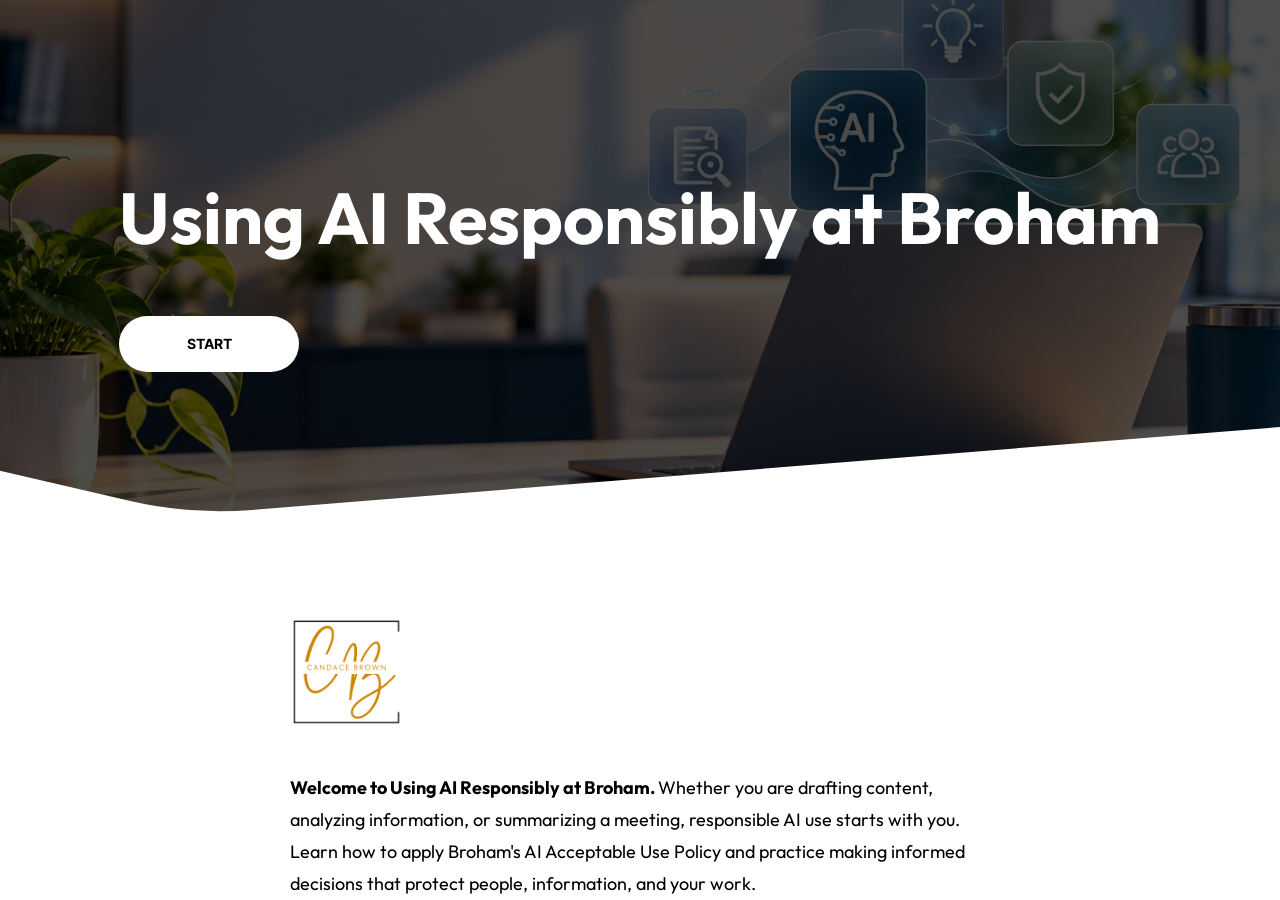
<file: projects/using-ai-responsibly/index.html>
<!doctype html>
<!-- 
course package version: QweirLQz
rise_frontend sha: fa3e709f2b266767cb8de8911e423565283667f5
ai_scenario sha: cf98e5bee93839ec1ec8320c83574559a912c642
learn_distribution_frontend sha: 449fa87e96d5f0d308949ea6c39abb0f0a089b33
mondrian sha: 0b16895bf51a780a33038e52fb57363e274090b2
sandbox sha: 42753f3391b109fa3788c525c22880445ab48325
 -->
<html lang="en">
  <head>
    <meta charset="utf-8">
    <meta name="viewport" content="width=device-width,initial-scale=1">
    <title>Using AI Responsibly at Broham</title>
    
    <script type="application/json" id="__CONFIG__">
      {"remoteManifest":{"ai_scenario":{".js":["ai-scenario/entry.js"]},"learn_distribution_frontend":{".js":["learn_dist/entry.js"]},"mondrian":{".js":["mondrian/entry.js"]}},"assetTargetPrefixes":{"media":"assets","font":"lib/fonts"},"loadOnlyInLms":false,"surface":"web-export"}
    </script>
    
    <script src="lib/dist/7137cfb8.js"></script>
  </head>
  <body>
    <div id="app"></div>
    
      <script src="lib/rise/d9f4b9b8.js"></script>
    
  </body>
</html>
</file>
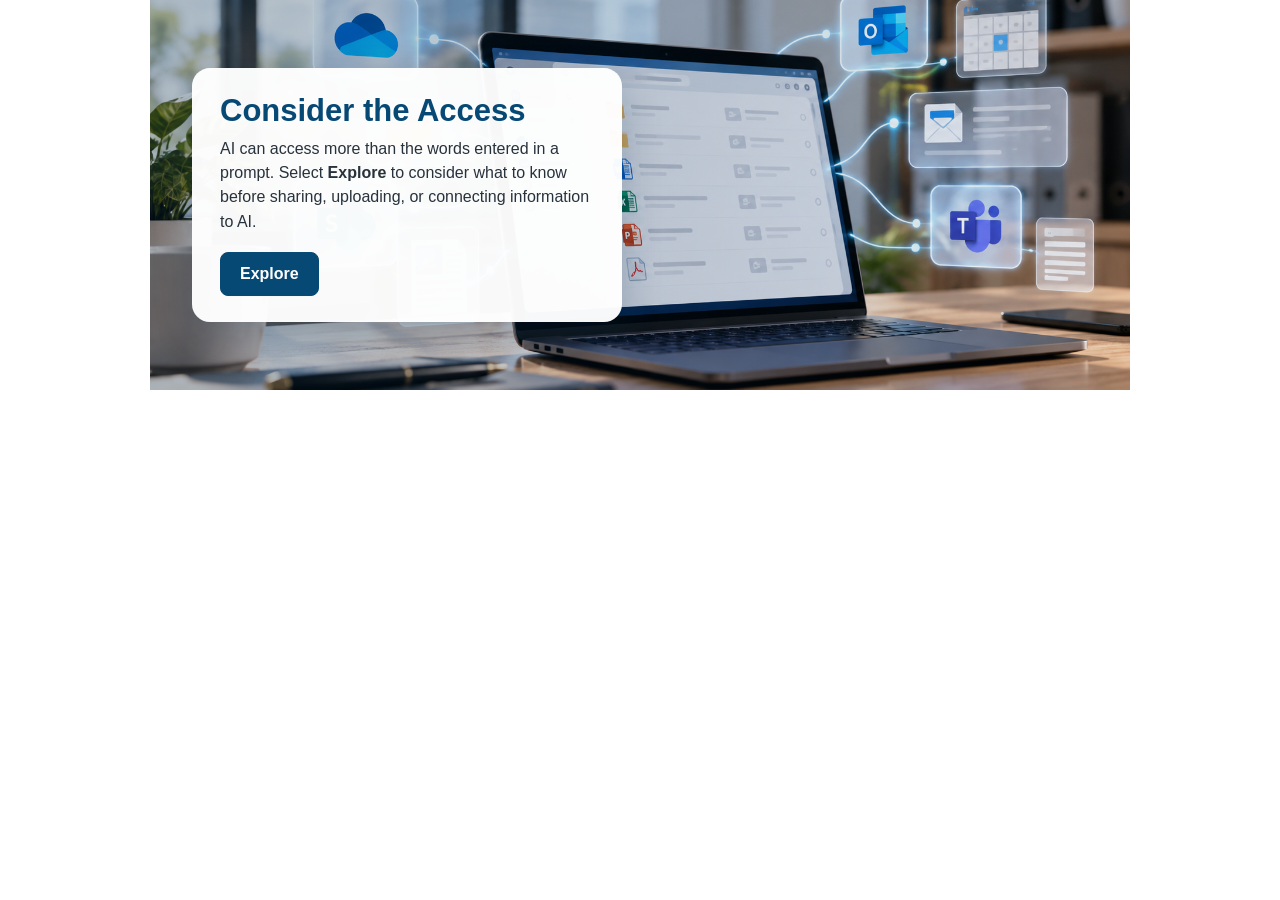
<file: projects/using-ai-responsibly/assets/0c8384ca-9139-4ca0-85f4-7f0092c97f20/index.html>
<!doctype html>
<html lang="en">
<head>
<meta charset="utf-8">
<meta name="viewport" content="width=device-width, initial-scale=1">
<title>Before You Share or Connect</title>
<style>
:root{
  --navy:#002848;--deep:#074975;--blue:#007ACC;--cyan:#14D0FA;
  --green:#58A430;--red:#AB1F2C;--ink:#28323C;--muted:#5E6B75;
  --border:#D8E1E6;--panel:#F5F8FA;--white:#fff;
}
*{box-sizing:border-box}
html,body{margin:0;padding:0;background:#fff;color:var(--ink);font-family:"Outfit",Arial,sans-serif}
button{font:inherit}
.app{max-width:980px;margin:0 auto;background:#fff;overflow:hidden}
.app.working{
  border:1px solid #D8E1E6;border-radius:16px;
  box-shadow:0 8px 24px rgba(0,40,72,.08)
}
.hero{
  position:relative;height:390px;background-image:
  linear-gradient(90deg,rgba(0,40,72,.30),rgba(0,40,72,.04)),
  url("assets/access-connections.png");
  background-size:cover;background-position:center;
}
.hero.compact{
  height:235px;background-position:center 47%;
  border-bottom:0
}
.hero-card{
  position:absolute;left:42px;top:50%;transform:translateY(-50%);
  width:min(430px,calc(100% - 84px));background:rgba(255,255,255,.97);
  border-radius:18px;padding:26px 28px;box-shadow:0 16px 38px rgba(0,40,72,.22)
}
.hero-card h1{margin:0 0 8px;color:var(--deep);font-size:31px;line-height:1.12;font-weight:600}
.hero-card p{margin:0 0 18px;font-size:16px;line-height:1.52}
.stage{padding:18px 30px 16px;background:#fff;border-top:0;overflow:visible;display:flex;flex-direction:column;box-sizing:border-box}
.stage[hidden],.hero[hidden]{display:none!important}
.app.working .hero.compact{border-bottom:1px solid #E3E9ED}

h2{margin:0 0 8px;color:var(--deep);font-size:28px;line-height:1.2;font-weight:600}
.instructions{margin:0 0 12px;font-size:15px;line-height:1.45}
.primary{
  min-height:44px;padding:10px 19px;border:1px solid var(--deep);border-radius:8px;
  background:var(--deep);color:#fff;font-weight:600;cursor:pointer;
  transition:.18s ease
}
.primary:hover{background:var(--blue);border-color:var(--blue);transform:translateY(-1px)}
.secondary{
  min-height:36px;padding:7px 12px;border:1px solid #9CB0BC;border-radius:7px;
  background:#fff;color:var(--deep);font-size:14px;font-weight:600;cursor:pointer
}
.secondary:hover{background:#F4F8FA;border-color:var(--deep)}
.cards{display:grid;grid-template-columns:repeat(3,1fr);gap:10px}
.explore-card{
  min-height:155px;padding:18px;text-align:left;background:#fff;border:1px solid var(--border);
  border-radius:12px;cursor:pointer;box-shadow:0 4px 12px rgba(0,40,72,.05);
  display:flex;flex-direction:column;transition:.18s ease
}
.explore-card:hover{border-color:var(--blue);transform:translateY(-2px);box-shadow:0 7px 16px rgba(0,40,72,.09)}
.explore-card.visited{border-color:#A9C8D8;background:#F8FCFE}
.card-title{color:var(--deep);font-size:14px;font-weight:600;letter-spacing:.035em}
.accent{width:34px;height:3px;background:var(--cyan);margin:10px 0}
.card-cue{font-size:13.5px;line-height:1.3;flex:1;color:#3F4D57}
.card-action{margin-top:5px;color:var(--blue);font-size:12.5px;font-weight:600}
.detail{
  margin-top:7px;padding:8px 12px;background:#F5F9FB;border:1px solid #D8E6ED;border-radius:10px
}
.detail[hidden],.apply-wrap[hidden]{display:none}
.detail h3{margin:0 0 2px;color:var(--deep);font-size:16px}
.detail p{margin:0;font-size:13px;line-height:1.32}
.detail .example{margin-top:3px;color:var(--deep)}
.apply-wrap{margin-top:17px}
.apply-instruction{margin:0 0 9px;font-size:15px}

.permission-shell{
  margin:16px 0 18px;padding:16px;background:#F1F4F6;border:1px solid #D7E0E5;border-radius:13px
}
.permission-dialog{
  max-width:620px;margin:0 auto;background:#fff;border:1px solid #D7DFE4;border-radius:11px;
  overflow:hidden;box-shadow:0 8px 24px rgba(0,40,72,.11)
}
.permission-top{padding:13px 17px 10px;text-align:center;border-bottom:1px solid #E7ECEF}
.ai-badge{width:36px;height:36px;margin:0 auto 6px;border-radius:11px;background:#EAF5FB;color:var(--blue);display:grid;place-items:center;font-weight:600}
.permission-top h3{margin:0;color:var(--navy);font-size:19px;font-weight:600}
.permission-list{padding:3px 16px}
.permission-row{display:flex;align-items:center;gap:11px;padding:7px 1px}
.permission-row+.permission-row{border-top:1px solid #EDF1F3}
.service-icon{flex:0 0 30px;width:30px;height:30px;display:grid;place-items:center}
.service-icon svg{width:29px;height:29px}
.permission-copy strong{display:block;font-size:15px;font-weight:600}
.permission-copy span{display:block;margin-top:2px;color:var(--muted);font-size:13.5px}
.permission-foot{padding:8px 16px;background:#F8FAFB;border-top:1px solid #E7ECEF;color:#52616B;font-size:13px}
.transition-box{
  margin-top:15px;padding:16px 18px;background:#F7FAFC;border:1px solid #D8E5EB;border-radius:10px
}
.transition-box p{margin:0 0 10px;font-size:15px;line-height:1.48}
.decision-bridge{margin-top:14px;margin-bottom:16px}
.decision-bridge p{margin-bottom:0}
.story-box{
  padding:18px 20px;background:#F7FAFC;border:1px solid #D8E5EB;border-radius:11px
}
.story-box h3{margin:0 0 7px;color:var(--deep);font-size:21px;font-weight:600}
.story-box p{margin:0;font-size:15px;line-height:1.5}
.question-block{margin-top:17px}
.question{margin:0 0 4px;color:var(--navy);font-size:20px;font-weight:600}
.question-instruction{margin:0;color:var(--muted);font-size:14px}
.choices{display:grid;gap:10px;margin-top:11px}
.decision-btn{
  width:100%;padding:13px 15px;text-align:left;border:1px solid var(--border);border-radius:9px;
  background:#fff;color:var(--ink);cursor:pointer;display:flex;align-items:flex-start;gap:11px;transition:.18s ease
}
.decision-btn:hover{border-color:var(--blue);background:#F8FCFE}
.radio-mark{flex:0 0 20px;width:20px;height:20px;margin-top:1px;border:2px solid #9AAAB5;border-radius:50%;position:relative}
.decision-btn.selected{border-color:var(--blue);background:#F1F8FC}
.decision-btn.selected .radio-mark{border-color:var(--blue)}
.decision-btn.selected .radio-mark:after{content:"";position:absolute;width:10px;height:10px;border-radius:50%;background:var(--blue);left:3px;top:3px}
.feedback{margin-top:13px;padding:14px 16px;border:1px solid #DDE5E9;border-radius:10px;background:#F4F7F8;font-size:15px;line-height:1.48}
.feedback[hidden],.finish-row[hidden]{display:none}
.feedback.correct{background:#F3F8F0;border-color:#CFE1C6}
.feedback.incorrect{background:#FCF5F6;border-color:#E8C9CE}
.feedback strong{display:block;margin-bottom:3px;color:var(--navy)}
.nav-row{display:flex;align-items:center;justify-content:space-between;gap:12px;margin-top:16px}
.nav-left{display:flex;gap:8px}.nav-right{margin-left:auto}
.finish-row{display:flex;justify-content:flex-end;margin-top:13px}

.complete-card{text-align:center;left:50%;transform:translate(-50%,-50%);max-width:560px}
.complete-check{
  width:50px;height:50px;margin:0 auto 11px;border-radius:50%;background:#EDF6E8;color:var(--green);
  display:grid;place-items:center;font-size:26px;font-weight:600
}
.complete-card h1{font-size:30px}
.complete-card p{max-width:465px;margin:0 auto 12px}
.restart-link{
  border:0;background:transparent;color:var(--deep);font-weight:600;font-size:14px;cursor:pointer;padding:7px 10px
}
.restart-link:hover{text-decoration:underline}

@media(max-width:760px){
  .hero{height:360px}.hero.compact{height:185px}.hero-card{left:18px;width:calc(100% - 36px);padding:22px}
  .stage{padding:16px;height:auto;min-height:0}.cards{grid-template-columns:1fr}.explore-card{min-height:0}
  .permission-shell{padding:9px}.permission-list{padding:4px 13px}.permission-top{padding:16px 13px 12px}
  .permission-foot{padding:10px 13px}.nav-row{align-items:flex-end}
}
@media(prefers-reduced-motion:reduce){*{transition:none!important}}

.stage-content{flex:0 0 auto;min-height:0;overflow:visible}
.stage .nav-row{margin-top:12px;padding-top:0;flex:0 0 auto}
.stage .nav-left,.stage .nav-right{display:flex;align-items:center;gap:8px}
.stage .secondary{font-size:12px;padding:7px 10px}
.stage .primary{min-height:38px}
.primary[disabled]{opacity:.45;cursor:not-allowed;pointer-events:none}
.transition-copy{max-width:720px}
.transition-copy h3{margin:0 0 9px;color:#074975;font-size:20px}
.transition-copy p{margin:0 0 12px;line-height:1.55}


#accessTransitionScreen,#decisionSetupScreen{padding-bottom:14px}
#accessTransitionScreen .nav-row,#decisionSetupScreen .nav-row{margin-top:18px}
#requestScreen .permission-shell{padding:10px 12px}
#requestScreen .permission-dialog{max-width:650px}
#requestScreen .permission-top{padding:9px 13px 6px}
#requestScreen .permission-list{display:grid;grid-template-columns:1fr 1fr;gap:0 14px;padding:3px 13px 4px}
#requestScreen .permission-row{padding:6px 2px;gap:8px;min-width:0}
#requestScreen .permission-copy strong{font-size:14px}
#requestScreen .permission-copy span{font-size:12px;line-height:1.2}
#requestScreen .permission-foot{padding:6px 13px 8px;font-size:11.5px;line-height:1.25}
@media(max-width:700px){#requestScreen .permission-list{grid-template-columns:1fr}}
</style>
</head>
<body>
<main class="app">
  <!-- Full-image opening -->
  <section id="openingHero" class="hero">
    <div class="hero-card">
      <h1>Consider the Access</h1>
      <p>AI can access more than the words entered in a prompt. Select <strong>Explore</strong> to consider what to know before sharing, uploading, or connecting information to AI.</p>
      <button id="exploreBtn" class="primary" type="button">Explore</button>
    </div>
  </section>

  <!-- Persistent shallow header for working screens -->
  <div id="compactHero" class="hero compact" hidden aria-hidden="true"></div>

  <!-- Screen 1 -->
  <section id="exploreScreen" class="stage" hidden>
    <div class="stage-content">
      <h2>Consider the Access</h2>
      <p class="instructions">Select each item to consider what to know before sharing, uploading, or connecting information to AI.</p>
      <div class="cards">
      <button class="explore-card" type="button" data-key="know">
        <span class="card-title">KNOW THE ACCESS</span><span class="accent"></span>
        <span class="card-cue">What can the AI see or use?</span>
        <span class="card-action">Explore →</span>
      </button>
      <button class="explore-card" type="button" data-key="limit">
        <span class="card-title">LIMIT THE ACCESS</span><span class="accent"></span>
        <span class="card-cue">How much access does the AI actually need?</span>
        <span class="card-action">Explore →</span>
      </button>
      <button class="explore-card" type="button" data-key="confirm">
        <span class="card-title">CONFIRM THE CONNECTION</span><span class="accent"></span>
        <span class="card-cue">Is this connection approved?</span>
        <span class="card-action">Explore →</span>
      </button>
    </div>

    <div id="detail" class="detail" hidden>
      <h3 id="detailTitle"></h3><p id="detailText"></p><p id="detailExample" class="example"></p>
    </div>
    
      <span id="exploreReady" hidden></span>
    </div>
    <div class="nav-row">
      <div class="nav-left"><button id="restartExplore" class="secondary" type="button">Start Over</button></div>
      <div class="nav-right"><button id="continueExplore" class="primary" type="button" disabled>Continue</button></div>
    </div>
  </section>

  <!-- Screen 2 -->
  <section id="accessTransitionScreen" class="stage" hidden>
    <div class="stage-content">
      <h2>You Have Considered the Access</h2>
      <div class="transition-copy">
        <p>Before connecting AI to another resource, there is one more thing to consider: <strong>what access is actually being requested.</strong></p>
      </div>
    </div>
    <div class="nav-row">
      <div class="nav-left"><button id="backExploreTransition" class="secondary" type="button">Go Back</button><button id="restartAccessTransition" class="secondary" type="button">Start Over</button></div>
      <div class="nav-right"><button id="continueToRequest" class="primary" type="button">Continue to the Access Request</button></div>
    </div>
  </section>

  <section id="requestScreen" class="stage" hidden>
    <div class="stage-content">
    <h2>Before You Connect</h2>
    <p class="instructions">Take a closer look at the access being requested.</p>

    <div class="permission-shell">
      <div class="permission-dialog" aria-label="Simulated AI permission request">
        <div class="permission-top">
          <div class="ai-badge">AI</div>
          <h3>AI Assistant would like access to:</h3>
        </div>
        <div class="permission-list">
          <div class="permission-row">
            <span class="service-icon"><svg viewBox="0 0 40 40"><path d="M12 28h20a6 6 0 0 0 1-11.9A10 10 0 0 0 14.7 13 7.5 7.5 0 0 0 12 28z" fill="#0078D4"/><path d="M8 29h17a5 5 0 0 0 .8-9.9A8 8 0 0 0 11 16.6 6.5 6.5 0 0 0 8 29z" fill="#28A8EA"/></svg></span>
            <span class="permission-copy"><strong>OneDrive</strong><span>Search and read files you can access</span></span>
          </div>
          <div class="permission-row">
            <span class="service-icon"><svg viewBox="0 0 40 40"><circle cx="21" cy="20" r="14" fill="#038387"/><circle cx="11" cy="20" r="7" fill="#36B7A7"/><rect x="18" y="10" width="16" height="20" rx="3" fill="#0B6A6D"/><path d="M23 16h7M23 20h7M23 24h5" stroke="#fff" stroke-width="2"/></svg></span>
            <span class="permission-copy"><strong>SharePoint</strong><span>Access files and connected sites</span></span>
          </div>
          <div class="permission-row">
            <span class="service-icon"><svg viewBox="0 0 40 40"><rect x="6" y="9" width="28" height="23" rx="3" fill="#1473E6"/><path d="M7 12l13 10 13-10" fill="none" stroke="#fff" stroke-width="2.5"/><rect x="3" y="13" width="16" height="16" rx="2" fill="#0A5BC4"/><circle cx="11" cy="21" r="4" fill="none" stroke="#fff" stroke-width="2"/></svg></span>
            <span class="permission-copy"><strong>Outlook</strong><span>Access information from your work account</span></span>
          </div>
          <div class="permission-row">
            <span class="service-icon"><svg viewBox="0 0 40 40"><rect x="10" y="10" width="24" height="23" rx="4" fill="#6264A7"/><circle cx="29" cy="9" r="5" fill="#7B83EB"/><rect x="3" y="17" width="18" height="16" rx="3" fill="#5059C9"/><path d="M8 21h9M12.5 21v8" stroke="#fff" stroke-width="2.3"/></svg></span>
            <span class="permission-copy"><strong>Teams</strong><span>Access connected collaboration content</span></span>
          </div>
        </div>
        <div class="permission-foot">This connection would allow AI Assistant to use information from these resources.</div>
      </div>
    </div>

    
    </div>
    <div class="nav-row">
      <div class="nav-left"><button id="backExplore" class="secondary" type="button">Go Back</button><button id="restartRequest" class="secondary" type="button">Start Over</button></div>
      <div class="nav-right"><button id="continueRequest" class="primary" type="button">Continue</button></div>
    </div>
  </section>

  <!-- Screen 3: transition -->
  <section id="decisionSetupScreen" class="stage" hidden>
    <div class="stage-content">
      <h2>The AI Assistant Is Approved for Broham Use</h2>
      <div class="transition-copy">
        <p>You are using it to help locate information for a project. As you begin, the AI Assistant asks for access to several company resources.</p>
        <p>You have reviewed the access request. Now decide what should happen before moving forward.</p>
      </div>
    </div>
    <div class="nav-row">
      <div class="nav-left"><button id="backRequestFromSetup" class="secondary" type="button">Go Back</button><button id="restartSetup" class="secondary" type="button">Start Over</button></div>
      <div class="nav-right"><button id="decisionBtn" class="primary" type="button">Make the Decision</button></div>
    </div>
  </section>

  <!-- Screen 4 -->
  <section id="decisionScreen" class="stage" hidden>
    <div class="stage-content">
    <h2>What should you do next?</h2>
    <div class="question-block">
      
      <p class="question-instruction">Select one option below.</p>
    </div>
    <div class="choices">
      <button class="decision-btn" type="button" data-correct="false"><span class="radio-mark"></span><span>Connect now. The AI tool is already approved.</span></button>
      <button class="decision-btn" type="button" data-correct="true"><span class="radio-mark"></span><span>Confirm that the connection and intended use are approved before granting access.</span></button>
    </div>
    <div id="feedback" class="feedback" hidden aria-live="polite"></div>
    <div id="finishRow" class="finish-row" hidden><button id="finishBtn" class="primary" type="button">Finish Scenario</button></div>
    
    </div>
    <div class="nav-row">
      <div class="nav-left"><button id="backSetup" class="secondary" type="button">Go Back</button><button id="restartDecision" class="secondary" type="button">Start Over</button></div>
    </div>
  </section>

  <!-- Full-image closing -->
  <section id="completeHero" class="hero" hidden>
    <div class="hero-card complete-card">
      <div class="complete-check">✓</div>
      <h1>Scenario Complete</h1>
      <p>You reviewed the access being requested and confirmed what needed to happen before making the connection.</p>
      <p><strong>Select Continue below to move forward in the course.</strong></p>
      <button id="restartBtn" class="restart-link" type="button">↻ Start Over</button>
    </div>
  </section>
</main>

<script>
(function(){
  const openingHero=document.getElementById("openingHero");
  const compactHero=document.getElementById("compactHero");
  const exploreScreen=document.getElementById("exploreScreen");
  const requestScreen=document.getElementById("requestScreen");
  const accessTransitionScreen=document.getElementById("accessTransitionScreen");
  const decisionSetupScreen=document.getElementById("decisionSetupScreen");
  const decisionScreen=document.getElementById("decisionScreen");
  const completeHero=document.getElementById("completeHero");
  const cards=[...document.querySelectorAll(".explore-card")];
  const detail=document.getElementById("detail"), detailTitle=document.getElementById("detailTitle"), detailText=document.getElementById("detailText"), detailExample=document.getElementById("detailExample");
  const continueExplore=document.getElementById("continueExplore"), exploreReady=document.getElementById("exploreReady"), feedback=document.getElementById("feedback"), finishRow=document.getElementById("finishRow");
  const decisionChoices=[...document.querySelectorAll(".decision-btn")];
  const visited=new Set();
  let completionSent=false;

  const details={
    know:{title:"Know the Access",text:"Understand what the AI feature will be able to see or use.",example:"For example: Is it accessing one file, an entire folder, your calendar, or another system?"},
    limit:{title:"Limit the Access",text:"Provide only the information and access necessary and authorized for the task.",example:"Give the AI only the access it needs for the specific work you are doing."},
    confirm:{title:"Confirm the Connection",text:"Confirm that the connection and intended use are approved before granting access.",example:"Approval of an AI tool does not automatically cover every connector, feature, or integration."}
  };

  function showWork(screen){
    document.querySelector(".app").classList.add("working");
    openingHero.hidden=true;
    completeHero.hidden=true;
    compactHero.hidden=false;
    [exploreScreen,accessTransitionScreen,requestScreen,decisionSetupScreen,decisionScreen].forEach(s=>s.hidden=s!==screen);
    /* Only the lower content state changes. The header and outer container remain mounted. */
    if(document.activeElement && document.activeElement.blur){
      document.activeElement.blur();
    }
  }
  function resetDecisionState(){
    feedback.hidden=true;
    finishRow.hidden=true;
    feedback.className="feedback";
    decisionChoices.forEach(b=>{b.disabled=false;b.classList.remove("selected");});
  }
  function signalRiseCompletion(){
    if(completionSent)return;
    completionSent=true;
    window.parent.postMessage({type:"complete"},"*");
  }
  function resetAll(){
    document.querySelector(".app").classList.remove("working");
    visited.clear();
    continueExplore.disabled=true;
    exploreReady.hidden=true;
    cards.forEach(c=>{c.classList.remove("visited");c.querySelector(".card-action").textContent="Explore →";});
    detail.hidden=true; continueExplore.disabled=true; exploreReady.hidden=true; feedback.hidden=true; finishRow.hidden=true;
    feedback.className="feedback";
    decisionChoices.forEach(b=>{b.disabled=false;b.classList.remove("selected");});
    compactHero.hidden=true; exploreScreen.hidden=true; accessTransitionScreen.hidden=true; requestScreen.hidden=true; decisionSetupScreen.hidden=true; decisionScreen.hidden=true; completeHero.hidden=true;
    openingHero.hidden=false;
  }

  document.getElementById("exploreBtn").addEventListener("click",()=>showWork(exploreScreen));

  cards.forEach(card=>card.addEventListener("click",()=>{
    const d=details[card.dataset.key];
    visited.add(card.dataset.key); card.classList.add("visited");
    card.querySelector(".card-action").textContent="Completed";
    detailTitle.textContent=d.title;detailText.textContent=d.text;detailExample.textContent=d.example;detail.hidden=false;
    if(visited.size===3){
      continueExplore.disabled=false;
      exploreReady.hidden=true;
    }
  }));

  continueExplore.addEventListener("click",()=>showWork(accessTransitionScreen));
  document.getElementById("backExploreTransition").addEventListener("click",()=>showWork(exploreScreen));
  document.getElementById("continueToRequest").addEventListener("click",()=>showWork(requestScreen));
  document.getElementById("backExplore").addEventListener("click",()=>showWork(accessTransitionScreen));
  document.getElementById("continueRequest").addEventListener("click",()=>showWork(decisionSetupScreen));
  document.getElementById("backRequestFromSetup").addEventListener("click",()=>showWork(requestScreen));
  document.getElementById("decisionBtn").addEventListener("click",()=>{
    resetDecisionState();
    showWork(decisionScreen);
  });
  document.getElementById("backSetup").addEventListener("click",()=>{
    resetDecisionState();
    showWork(decisionSetupScreen);
  });

  decisionChoices.forEach(btn=>btn.addEventListener("click",()=>{
    decisionChoices.forEach(b=>b.classList.remove("selected"));btn.classList.add("selected");
    feedback.hidden=false;feedback.className="feedback";
    if(btn.dataset.correct==="true"){
      feedback.classList.add("correct");
      feedback.innerHTML="<strong>That is the approach.</strong>Approval of an AI tool does not automatically cover every feature or connection. Confirm that the connection and intended use are approved, and limit access to what is necessary and authorized.";
      finishRow.hidden=false;
      decisionChoices.forEach(b=>b.disabled=true);
    }else{
      feedback.classList.add("incorrect");
      feedback.innerHTML="<strong>Take another look.</strong>An approved AI tool does not automatically mean every feature or connection is approved. Confirm the connection and intended use before granting access.";
      finishRow.hidden=true;
    }
  }));

  document.getElementById("finishBtn").addEventListener("click",()=>{
    document.querySelector(".app").classList.remove("working");
    compactHero.hidden=true;exploreScreen.hidden=true;accessTransitionScreen.hidden=true;requestScreen.hidden=true;decisionSetupScreen.hidden=true;decisionScreen.hidden=true;
    completeHero.hidden=false;
    setTimeout(signalRiseCompletion,300);
  });

  document.getElementById("restartBtn").addEventListener("click",resetAll);
  document.getElementById("restartExplore").addEventListener("click",resetAll);
  document.getElementById("restartAccessTransition").addEventListener("click",resetAll);
  document.getElementById("restartRequest").addEventListener("click",resetAll);
  document.getElementById("restartSetup").addEventListener("click",resetAll);
  document.getElementById("restartDecision").addEventListener("click",resetAll);
})();
</script>
</body>
</html>
</file>
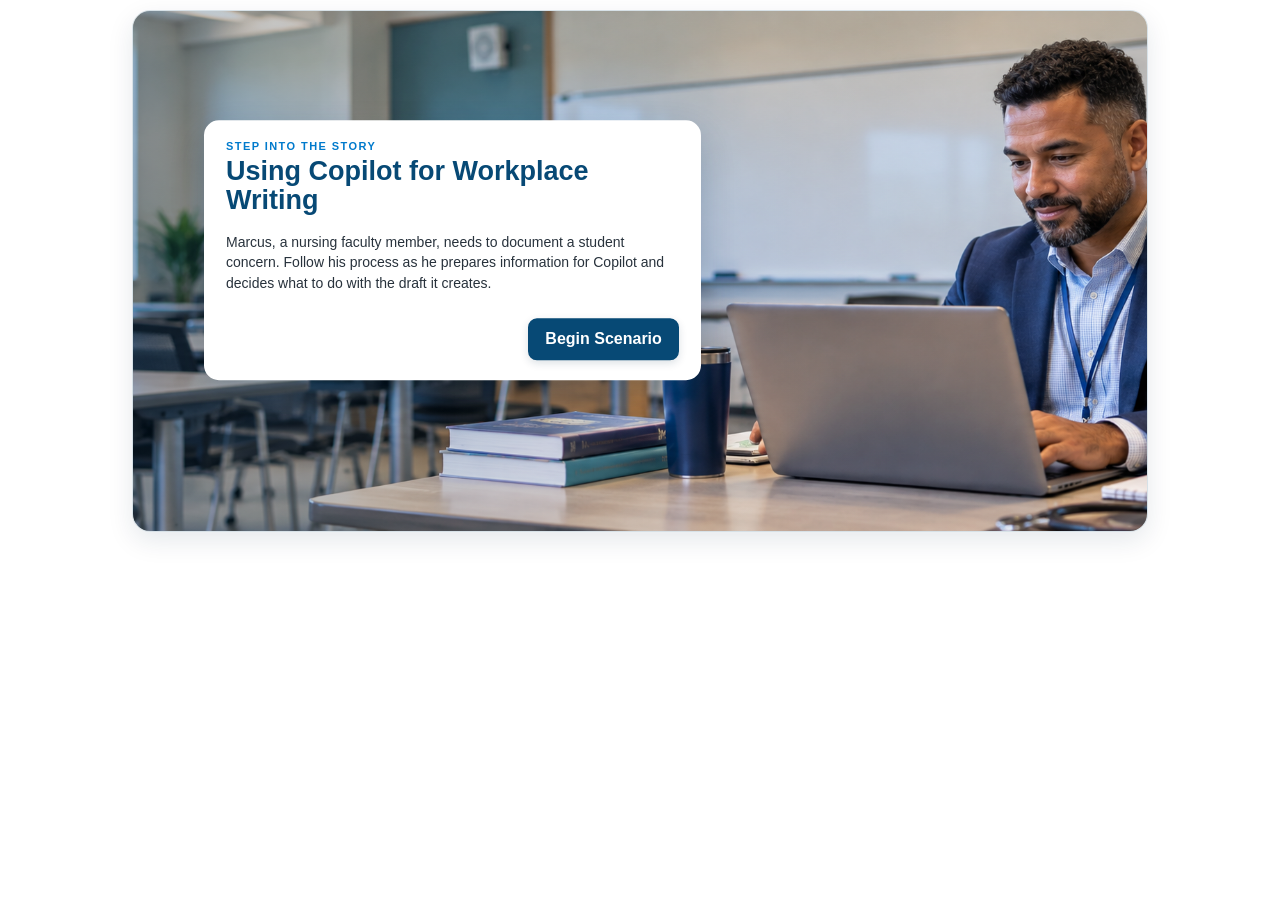
<file: projects/using-ai-responsibly/assets/2eca8294-6e71-422f-8a32-b3ac1dd899be/index.html>
<!doctype html>
<html lang="en"><head><meta charset="utf-8"><meta name="viewport" content="width=device-width,initial-scale=1">
<title>Before You Trust Final Version</title>
<style>
:root{--navy:#002848;--blue:#074975;--bright:#007ACC;--green:#58A430;--red:#AB1F2C;--slate:#28323C;--line:#d9e3e9}
*{box-sizing:border-box} body{margin:0;background:#fff;color:var(--slate);font-family:Outfit,"Segoe UI",Arial,sans-serif} button{font:inherit}
.wrap{max-width:1040px;margin:0 auto;padding:10px 12px 16px}.app{border:1px solid #d7e1e7;border-radius:18px;overflow:hidden;background:#fff;box-shadow:0 9px 26px rgba(0,40,72,.10)}
.screen{display:none}.screen.active{display:block}.content{padding:18px 22px 20px}.eyebrow{font-size:11px;letter-spacing:.13em;text-transform:uppercase;font-weight:800;color:var(--bright);margin-bottom:5px}
h1{font-size:27px;line-height:1.08;color:#074975;margin:0 0 9px}h2{font-size:22px;line-height:1.15;color:#074975;margin:0 0 9px}p{font-size:14px;line-height:1.48;margin:6px 0 10px}
.hero{position:relative;overflow:hidden;background:#dfe7ea;color:#fff;height:230px}.hero img{width:100%;height:100%;display:block;object-fit:cover;object-position:center 40%}
.hero:after{content:"";position:absolute;inset:0;background:linear-gradient(90deg,rgba(0,40,72,.28),rgba(0,40,72,.04) 60%,transparent)}
.story-badge{position:absolute;left:24px;bottom:18px;z-index:2;background:rgba(0,40,72,.86);color:#fff;border:1px solid rgba(255,255,255,.28);border-radius:999px;padding:8px 13px;font-size:11px;font-weight:800;letter-spacing:.08em;text-transform:uppercase}
.notes{border:1px solid var(--line);border-radius:12px;background:#fbfcfd;padding:13px 15px;margin:13px 0 10px}.notes h3{font-size:15px;color:var(--navy);margin:0 0 7px}.notes ul{margin:0 0 0 19px;padding:0}.notes li{font-size:13px;margin:5px 0;line-height:1.38}
.actions{display:flex;justify-content:flex-end;align-items:center;gap:9px;margin-top:14px;flex-wrap:wrap}.actions.split{justify-content:space-between}.left-actions,.right-actions{display:flex;gap:8px;align-items:center;flex-wrap:wrap}
.btn{cursor:pointer;transition:.18s ease;border-radius:9px;padding:10px 15px;font-weight:800}.primary{border:2px solid var(--blue);background:var(--blue);color:#fff;box-shadow:0 3px 8px rgba(0,40,72,.14)}
.primary:hover,.primary:focus-visible{background:#007ACC;border-color:#007ACC;transform:translateY(-2px)}.secondary{border:1px solid #bfd0da;background:#fff;color:var(--blue);padding:7px 11px;font-size:12px;border-radius:8px}
.secondary:hover,.secondary:focus-visible{background:#eef7fb;border-color:var(--bright);transform:translateY(-2px)}
.slide{border:1px solid #cfd9df;border-radius:12px;background:#fff;box-shadow:0 6px 17px rgba(0,40,72,.10);overflow:hidden;margin:13px 0 4px}
.slide-head{padding:12px 16px 9px;border-bottom:1px solid #e3e9ed}.slide-head small{font-size:9px;font-weight:800;letter-spacing:.14em;color:var(--bright)}.slide-head h3{margin:2px 0 0;color:var(--navy);font-size:19px}.slide-body{padding:14px 16px}
.timeline{display:grid;grid-template-columns:repeat(4,1fr);gap:0;position:relative}.timeline:before{content:"";position:absolute;top:18px;left:10%;right:10%;height:3px;background:#d8e2e7}
.stage{position:relative;text-align:center;padding:0 7px}.dot{width:14px;height:14px;border-radius:50%;background:var(--blue);border:3px solid #fff;box-shadow:0 0 0 2px var(--blue);margin:12px auto 10px;position:relative;z-index:1}
.stage h4{font-size:12px;color:var(--navy);margin:0 0 3px}.stage strong{display:block;font-size:14px;color:var(--navy);line-height:1.15}.stage span{font-size:10px;color:#69757d;line-height:1.25;display:block;margin-top:3px}
.statusline{margin-top:13px;padding-top:10px;border-top:1px solid #e1e7eb;display:flex;align-items:center;justify-content:space-between;gap:10px}.statusline b{font-size:11px;color:#66727a;letter-spacing:.06em}.ontrack{font-size:13px;font-weight:900;color:#3f7d25;border-bottom:4px solid var(--green);padding:2px 4px}
.choices{display:grid;grid-template-columns:1fr 1fr;gap:10px;margin-top:14px}.choice,.select-row{cursor:pointer;border:1px solid #cfdce3;border-radius:11px;background:#fff;color:var(--slate);font-weight:400;line-height:1.35;text-align:left;transition:.18s ease}
.choice{display:grid;grid-template-columns:22px 1fr;gap:10px;align-items:center;padding:13px 14px}.radio,.multi-dot{width:18px;height:18px;border:2px solid #9db2bf;border-radius:50%;display:grid;place-items:center}
.choice.selected{border:2px solid var(--blue);background:#f4f9fc}.choice.selected .radio:after{content:"";width:9px;height:9px;border-radius:50%;background:var(--blue)}
.choice:hover,.select-row:hover{border-color:var(--bright);background:#f3f9fc}.selection-grid{display:grid;grid-template-columns:1fr 1fr;gap:9px;margin-top:13px}
.select-row{display:grid;grid-template-columns:22px 1fr;gap:10px;align-items:center;padding:12px 13px}.select-row.selected{border:2px solid var(--blue);background:#f4f9fc}.select-row.selected .multi-dot:after{content:"";width:9px;height:9px;border-radius:50%;background:var(--green)}
.select-row.correct{border-color:var(--green);background:#f4f9f0}.select-row.wrong{border-color:var(--red);background:#fcf4f3}
.feedback{display:none;margin-top:12px;padding:11px 13px;font-size:13px;line-height:1.45;border-radius:10px}.feedback.show{display:block}.feedback.good{background:#f1f8ed;border:1px solid #cfe4c4}.feedback.try{background:#fbf2f1;border:1px solid #e9c9c5}.feedback b{color:var(--navy)}
.modal{position:fixed;inset:0;background:rgba(0,35,57,.56);display:none;align-items:center;justify-content:center;padding:18px;z-index:20}.modal.open{display:flex}.modalbox{width:min(520px,94vw);background:#fff;border-radius:15px;padding:18px;box-shadow:0 20px 50px rgba(0,0,0,.25)}
.modalhead{display:flex;justify-content:space-between;align-items:center;gap:12px}.modalhead h3{margin:0;color:var(--navy)}.close{cursor:pointer;border:1px solid transparent;background:#eef3f6;width:34px;height:34px;border-radius:8px;font-size:19px;color:var(--navy)}
.complete-modal .modalbox{width:min(570px,94vw);text-align:left;border-top:5px solid var(--green)}.complete-label{font-size:11px;letter-spacing:.13em;text-transform:uppercase;font-weight:900;color:var(--green);margin-bottom:5px}
@media(max-width:720px){.wrap{padding:8px}.hero{height:190px}.story-badge{left:15px;bottom:13px}.content{padding:16px 15px}h1{font-size:24px}h2{font-size:20px}.timeline{grid-template-columns:repeat(2,1fr);gap:10px}.timeline:before{display:none}.stage{border:1px solid #e1e7eb;border-radius:9px;padding:9px}.dot{display:none}.choices,.selection-grid{grid-template-columns:1fr}}

/* Opening story popup, matched to the Before You Prompt scenario treatment */
.opening-screen{position:relative;min-height:520px;background:#dfe7ea;overflow:hidden}
.opening-screen .hero{position:absolute;inset:0;height:100%;border-radius:0}
.opening-screen .content.opening-card{
  position:absolute;
  z-index:5;
  left:7%;
  top:46%;
  transform:translateY(-50%);
  width:min(620px,49%);
  height:auto;
  min-height:0;
  margin:0;
  padding:20px 22px;
  background:#fff;
  border-radius:15px;
  box-shadow:0 14px 34px rgba(0,40,72,.20);
}
.opening-screen .content.opening-card .actions{margin-top:14px}
.opening-screen .story-badge{display:none}
@media(max-width:850px){
  .opening-screen{min-height:500px}
  .opening-screen .content.opening-card{left:5%;width:72%;max-width:none}
}
@media(max-width:620px){
  .opening-screen{min-height:470px}
  .opening-screen .content.opening-card{
    left:4%;top:45%;width:92%;max-width:none;padding:16px 17px
  }
}


/* Presentation-slide treatment */
.slide{
  border:2px solid #d6e5ee!important;
  border-radius:14px!important;
  background:linear-gradient(135deg,#ffffff 0%,#f4f9fc 100%)!important;
  box-shadow:0 10px 24px rgba(0,40,72,.13)!important;
}
.slide-head{
  background:linear-gradient(90deg,#074975 0%,#007ACC 100%)!important;
  border-bottom:0!important;
  padding:13px 17px!important;
}
.slide-head small,.slide-head h3{color:#fff!important}
.slide-body{background:linear-gradient(180deg,#fff 0%,#f7fbfd 100%)!important}


.restart-link-wrap{text-align:center;margin-top:14px}
.restart-link{border:0;background:transparent;color:#074975;font-size:12px;font-weight:800;cursor:pointer;padding:5px 8px}
.restart-link span{font-size:15px;vertical-align:-1px;margin-right:4px}
.restart-link:hover,.restart-link:focus-visible{text-decoration:underline;color:#002848}


.btn,.choice,.select-row,.restart-link{-webkit-user-select:none;user-select:none}
.btn::selection,.btn *::selection{background:transparent}

#completeModal{z-index:9999}
#completeModal.open{display:flex!important}


.completion-overlay{
  position:fixed; inset:0; z-index:2147483647;
  display:none; align-items:center; justify-content:center;
  padding:20px; background:rgba(0,40,72,.58);
}
.completion-overlay.show{display:flex!important}
.completion-card{
  width:min(570px,92vw); background:#fff; border-radius:16px;
  padding:22px 24px 18px; box-shadow:0 22px 60px rgba(0,0,0,.28);
  border-top:5px solid #58A430;
}
.completion-card h2{color:#074975;margin:3px 0 10px}


/* Final completion overlay: shown by Finish Scenario before Rise is notified */
#completeModal.completion-overlay{
  position:fixed!important;
  inset:0!important;
  z-index:2147483647!important;
  align-items:center!important;
  justify-content:center!important;
  padding:20px!important;
  background:rgba(0,40,72,.58)!important;
}
#completeModal.completion-overlay.show{
  display:flex!important;
  visibility:visible!important;
  opacity:1!important;
}


/* Faculty + Copilot opening scenario */
.faculty-hero img{object-position:center 46%}
.copilot-card{border:1px solid #d7e1e7;border-radius:13px;background:#fbfcfd;padding:14px 15px;margin:13px 0 4px;box-shadow:0 5px 14px rgba(0,40,72,.07)}
.copilot-top{display:flex;align-items:center;gap:10px;margin-bottom:12px}.copilot-top b{display:block;color:#074975;font-size:14px}.copilot-top small{display:block;color:#6b7780;font-size:11px;margin-top:1px}.copilot-mark{width:31px;height:31px;border-radius:9px;background:linear-gradient(135deg,#074975,#007ACC);color:#fff;display:grid;place-items:center;font-weight:900}
.prompt-label{font-size:10px;letter-spacing:.12em;font-weight:800;color:#007ACC;margin-bottom:5px}.prompt-box,.draft-preview{background:#fff;border:1px solid #dbe5ea;border-radius:10px;padding:12px 13px;font-size:13px;line-height:1.45}.draft-preview b{color:#074975}.draft-preview p{font-size:13px;margin:5px 0 0}.faculty-choices{margin-top:12px}
@media(max-width:720px){.faculty-hero img{object-position:60% 46%}}


.fact-grid{display:grid;grid-template-columns:1fr 1fr;gap:10px;margin:14px 0}.fact-card{border:1px solid #d8e3e9;border-radius:11px;padding:12px 13px;background:#f8fbfc}.fact-card b{display:block;color:#074975;font-size:13px;margin-bottom:4px}.fact-card span{font-size:12.5px;line-height:1.4}.story-note{border-left:4px solid #007ACC;background:#f3f9fc;padding:12px 14px;border-radius:0 10px 10px 0;margin-top:14px}.helper-text{font-size:12px;color:#66757f}.writing-task{display:flex;gap:12px;align-items:flex-start;border:1px solid #d7e1e7;background:#f8fbfc;border-radius:12px;padding:14px 15px;margin:14px 0}.writing-icon{width:36px;height:36px;border-radius:10px;background:#074975;color:#fff;display:grid;place-items:center;font-size:20px;flex:0 0 auto}.writing-task b{color:#074975}.writing-task p{font-size:13px;margin:3px 0 0}.scrub-card{border:1px solid #d7e1e7;border-radius:13px;overflow:hidden;margin:14px 0}.scrub-row{display:grid;grid-template-columns:1fr 34px 1fr;gap:8px;align-items:center;padding:12px 14px;border-bottom:1px solid #e4ebef;font-size:13px}.scrub-row:last-child{border-bottom:0}.scrub-row b{text-align:center;color:#007ACC}.scrub-row strong{color:#074975}.scrub-row .remove-text{color:#AB1F2C}.keep-row strong{color:#58A430}.copilot-shell{height:385px;border:1px solid #d8dce4;border-radius:14px;overflow:hidden;background:#fafafa;display:grid;grid-template-columns:54px 1fr;box-shadow:0 8px 20px rgba(0,0,0,.09);margin:14px 0}.cp-side{background:#f1f1f4;border-right:1px solid #dedfe5;padding:10px 7px;display:flex;flex-direction:column;align-items:center;gap:15px;color:#5f6571}.cp-logo,.cp-mini-logo{border-radius:9px;background:conic-gradient(from 210deg,#0078d4,#7f55e7,#df5aa6,#f0a73a,#37b7a5,#0078d4);padding:3px}.cp-logo{width:33px;height:33px}.cp-mini-logo{width:27px;height:27px;flex:0 0 auto}.cp-logo:after,.cp-mini-logo:after{content:"";display:block;width:100%;height:100%;background:#fff;border-radius:7px}.cp-main{display:grid;grid-template-rows:52px 1fr auto;min-width:0}.cp-head{display:flex;align-items:center;justify-content:space-between;padding:0 14px;background:#fff;border-bottom:1px solid #e1e2e6}.cp-head b{font-size:13px;color:#252934}.cp-head small{display:block;font-size:10px;color:#737985;margin-top:1px}.cp-user{width:28px;height:28px;border-radius:50%;background:#e7e8f5;color:#474b79;display:grid;place-items:center;font-size:11px;font-weight:800}.cp-body{padding:18px max(16px,7%);overflow:auto;background:linear-gradient(180deg,#fbfbfc,#f6f7f9)}.cp-user-bubble{margin-left:auto;max-width:88%;background:#e9e9f8;border-radius:14px 14px 4px 14px;padding:12px 14px;font-size:12px;line-height:1.46;color:#292d37}.cp-ai-row{display:flex;gap:9px;align-items:flex-start}.cp-ai-bubble{max-width:88%;background:#fff;border:1px solid #e0e2e7;border-radius:12px;padding:12px 14px;font-size:12px;line-height:1.48}.cp-compose{margin:0 13px 12px;border:1px solid #cfd2da;border-radius:13px;background:#fff;padding:9px 11px;display:flex;justify-content:space-between;align-items:center;font-size:11px;color:#4d5260}.cp-compose.muted{color:#9296a0}.cp-send{width:28px;height:28px;border-radius:8px;background:#4b4f9e;color:#fff;display:grid;place-items:center}.faculty-complete-modal .modalbox{border-top:5px solid #58A430}.marcus-notes h3{margin-top:0}
@media(max-width:720px){.fact-grid{grid-template-columns:1fr}.scrub-row{grid-template-columns:1fr 25px 1fr}.copilot-shell{height:430px;grid-template-columns:44px 1fr}.cp-side{padding:8px 5px}.cp-logo{width:29px;height:29px}}

.story-content{padding-top:18px}
.story-text-box{max-width:760px;margin:8px auto 18px;background:#f7fafc;border-left:4px solid var(--bright);border-radius:12px;padding:18px 20px}
.story-text-box p{margin:0;font-size:15px;line-height:1.6}

.story-content{padding-top:18px;display:flex;flex-direction:column;align-items:stretch}
.story-content .story-text-box{
  width:min(620px,72%);
  max-width:620px;
  margin:8px auto 18px 0;
  background:#f7fafc;
  border-left:4px solid var(--bright);
  border-radius:0 12px 12px 0;
  padding:18px 20px;
  text-align:left;
}
.story-content .story-text-box p{margin:0;font-size:15px;line-height:1.6}
@media(max-width:720px){.story-content .story-text-box{width:100%;max-width:none}}

/* Cinematic story-scene treatment */
.scene-stage{
  position:relative;
  min-height:430px;
  overflow:hidden;
  background:#eef3f5;
}
.scene-stage .hero.faculty-hero{
  position:absolute;
  inset:0;
  width:100%;
  height:100%;
  min-height:430px;
  margin:0;
  border-radius:0;
  overflow:hidden;
}
.scene-stage .hero.faculty-hero img{
  width:100%;
  height:100%;
  object-fit:cover;
  display:block;
}
.scene-dim{
  position:absolute;
  inset:0;
  background:linear-gradient(90deg,rgba(0,40,72,.36) 0%,rgba(0,40,72,.13) 58%,rgba(0,40,72,.04) 100%);
}
.scene-overlay-card{
  position:relative;
  z-index:2;
  width:min(600px,62%);
  margin:38px 0 96px 34px;
  padding:20px 22px;
  background:rgba(255,255,255,.94);
  border:1px solid rgba(255,255,255,.75);
  border-radius:6px;
  box-shadow:0 10px 28px rgba(0,40,72,.18);
  color:var(--slate);
}
.scene-overlay-card p{margin:0 0 12px;font-size:15px;line-height:1.58}
.scene-overlay-card p:last-child{margin-bottom:0}
.scene-controls{
  position:absolute;
  z-index:3;
  left:34px;
  right:34px;
  bottom:24px;
  display:flex;
  justify-content:space-between;
  align-items:center;
  gap:12px;
}
.scene-controls-left{display:flex;gap:8px;flex-wrap:wrap}
.scene-stage .scene-controls .secondary{
  background:rgba(255,255,255,.94);
}
@media(max-width:720px){
  .scene-stage{min-height:560px}
  .scene-stage .hero.faculty-hero{min-height:560px}
  .scene-dim{background:rgba(0,40,72,.18)}
  .scene-overlay-card{
    width:auto;
    margin:22px 16px 118px;
    padding:17px;
  }
  .scene-controls{
    left:16px;right:16px;bottom:16px;
    align-items:flex-end;
    flex-wrap:wrap;
  }
}


/* v7 narrative polish */
.scene-overlay-card{background:rgba(255,255,255,.95);border:1px solid rgba(7,73,117,.30);border-radius:11px;box-shadow:0 12px 30px rgba(0,40,72,.22);position:relative}
.scene-overlay-card::before{content:"";position:absolute;width:22px;height:3px;left:22px;top:14px;border-radius:3px;background:rgba(0,122,204,.55)}
.scene-overlay-card p:first-child{padding-top:8px}
.scene-controls{background:rgba(255,255,255,.90);border:1px solid rgba(7,73,117,.16);border-radius:9px;padding:9px 10px;box-shadow:0 5px 18px rgba(0,40,72,.14)}
.scene-controls .btn.primary{background:#007ACC;color:#fff;border-color:#007ACC;box-shadow:0 3px 10px rgba(0,40,72,.18)}
.scene-controls .btn.secondary{background:#fff;color:#074975}
.marcus-decision-screen h1,.marcus-decision-screen h2,.marcus-decision-screen h3{margin-bottom:16px}
.marcus-decision-screen h1+p,.marcus-decision-screen h2+p,.marcus-decision-screen h3+p{margin-top:0;margin-bottom:24px}
.marcus-decision-screen .choices,.marcus-decision-screen .choice-grid,.marcus-decision-screen .options{margin-top:20px;gap:16px}
.marcus-decision-screen .choice{margin-bottom:10px}
.marcus-decision-screen .feedback{margin-top:22px;margin-bottom:20px}
.marcus-decision-screen .actions{margin-top:20px}


.step-instruction{
  display:block;
  font-weight:700;
  margin-bottom:18px;
}

</style></head><body>
<div class="wrap"><div class="app">
<section class="screen active opening-screen marcus-decision-screen" id="f0"><div class="hero faculty-hero">
  <img src="assets/faculty-header.png" alt="Male nursing faculty member working on a laptop in a college classroom">
</div><div class="content opening-card"><div class="eyebrow">Step Into the Story</div><h1>Using Copilot for Workplace Writing</h1><p>Marcus, a nursing faculty member, needs to document a student concern. Follow his process as he prepares information for Copilot and decides what to do with the draft it creates.</p><div class="actions"><button class="btn primary" onclick="showScreen('f1')">Begin Scenario</button></div></div></section>

<section class="screen" id="f1">
<div class="scene-stage">
  <div class="hero faculty-hero"><img src="assets/faculty-header.png" alt="Male nursing faculty member working on a laptop in a college classroom"></div>
  <div class="scene-dim"></div>
  <div class="scene-overlay-card">
    <p>Marcus has noticed several concerns involving Alexis, one of his students. She has missed two required clinical days this term, previously reported transportation difficulties, and is requesting a make-up for the most recent missed clinical day. Her academic performance has also declined, including a 68% on her most recent exam and three missing case study assignments.</p>
    <p>Marcus reviews the <b>Academic Risk Awareness Playbook in the Faculty Toolkit</b>. Based on the pattern he has observed, he determines that additional outreach and support are appropriate and uses the <b>Student Outreach and Support Form</b> to document his concerns and request support for Alexis.</p>
  </div>
  <div class="scene-controls">
    <div class="scene-controls-left"><button class="btn secondary" onclick="showScreen('f0')">Go Back</button><button class="btn secondary" onclick="restart()">Start Over</button></div>
    <button class="btn primary" onclick="showScreen('f1c')">Continue</button>
  </div>
</div>
</section>



<section class="screen" id="f1c"><div class="hero faculty-hero"><img src="assets/faculty-header.png" alt="Male nursing faculty member working on a laptop in a college classroom"></div>
<div class="content">
  <p><b>Review Marcus's notes carefully.</b> You will refer to this information later in the scenario.</p>
  <div class="notes"><div class="label">Working Notes</div><ul>
    <li><b>Student:</b> Alexis J.</li><li><b>Course:</b> NUR 214</li>
    <li>Missed two required clinical days this term</li><li>Transportation difficulties previously discussed</li>
    <li>Requesting a make-up for the most recent missed clinical day</li><li>68% on most recent exam</li>
    <li>Three missing case study assignments</li><li>Academic performance has declined</li><li>Followed up with Alexis after class</li>
  </ul></div>
  <div class="actions split"><div class="left"><button class="btn secondary" onclick="showScreen('f1')">Go Back</button><button class="btn secondary" onclick="restart()">Start Over</button></div><div class="right"><button class="btn primary" onclick="showScreen('f2')">Continue</button></div></div>
</div></section>

<section class="screen" id="f2">
<div class="scene-stage">
  <div class="hero faculty-hero"><img src="assets/faculty-header.png" alt="Male nursing faculty member working on a laptop in a college classroom"></div>
  <div class="scene-dim"></div>
  <div class="scene-overlay-card">
    
    <p>Marcus wants his documentation to be clear, objective, and professional. He decides to use Copilot to help organize his notes before completing the Student Outreach and Support Form.</p>
  
  </div>
  <div class="scene-controls">
    <div class="scene-controls-left">
      <button class="btn secondary" onclick="showScreen('f1c')">Go Back</button>
      <button class="btn secondary" onclick="restart()">Start Over</button>
      
    </div>
    <button class="btn primary" onclick="showScreen('f3')">Prepare for Copilot</button>
  </div>
</div>
</section>

<section class="screen" id="f3"><div class="hero faculty-hero"><img src="assets/faculty-header.png" alt="Male nursing faculty member working on a laptop in a college classroom"></div><div class="content"><p><b>Review how the information is de-identified before it is shared with Copilot.</b></p>
<div class="scrub-card"><div class="scrub-row"><span>Alexis J.</span><b>→</b><strong>Student A</strong></div><div class="scrub-row"><span>NUR 214</span><b>→</b><strong class="remove-text">Remove</strong></div><div class="scrub-row keep-row"><span>Missed clinical days, transportation difficulties, make-up request, exam score, missing case study assignments, faculty follow-up</span><b>→</b><strong>Keep</strong></div></div>
<div class="actions split"><div class="left-actions"><button class="btn secondary" onclick="showScreen('f2')">Go Back</button><button class="btn secondary" onclick="restart()">Start Over</button></div><div class="right-actions"><button class="btn primary" onclick="showScreen('f4')">View the Prompt</button></div></div></div></section>

<section class="screen" id="f4"><div class="hero faculty-hero"><img src="assets/faculty-header.png" alt="Male nursing faculty member working on a laptop in a college classroom"></div><div class="content"><p><strong class="step-instruction">Review the prompt Marcus prepared for Copilot.</strong></p>
<div class="copilot-shell"><div class="cp-side"><div class="cp-logo"></div><span>⌂</span><span>＋</span><span>☰</span></div><div class="cp-main"><div class="cp-head"><div><b>Microsoft 365 Copilot</b><small>Workplace writing</small></div><span class="cp-user">M</span></div><div class="cp-body"><div class="cp-user-bubble"><b>Prompt</b><br><br>Help me organize the following notes into clear, objective, professional documentation for a Student Outreach and Support Form requesting support for a student. Do not add information or make assumptions.<br><br>Student A has missed two required clinical days this term and previously reported transportation difficulties. Student A is requesting a make-up for the most recent missed clinical day. Academic performance has also declined, including a score of 68% on the most recent exam and three missing case study assignments. Followed up with Student A after class.</div></div><div class="cp-compose"><span>Prompt ready</span><span class="cp-send">➤</span></div></div></div>
<div class="actions split"><div class="left-actions"><button class="btn secondary" onclick="showScreen('f3')">Go Back</button><button class="btn secondary" onclick="restart()">Start Over</button></div><div class="right-actions"><button class="btn primary" onclick="showScreen('f5')">Send to Copilot</button></div></div></div></section>

<section class="screen" id="f5"><div class="hero faculty-hero"><img src="assets/faculty-header.png" alt="Male nursing faculty member working on a laptop in a college classroom"></div><div class="content"><p><b>Read the draft Copilot created.</b> When you are ready, continue to decide what Marcus should do before using it in the Student Outreach and Support Form.</p>
<div class="copilot-shell"><div class="cp-side"><div class="cp-logo"></div><span>⌂</span><span>＋</span><span>☰</span></div><div class="cp-main"><div class="cp-head"><div><b>Microsoft 365 Copilot</b><small>Generated draft</small></div><span class="cp-user">M</span></div><div class="cp-body"><div class="cp-ai-row"><div class="cp-mini-logo"></div><div class="cp-ai-bubble"><b>Draft documentation</b><br><br>Student A has missed two required clinical days this term and previously reported transportation difficulties. Student A is requesting a make-up for the most recent missed clinical day. Academic performance has declined, including a score of 68% on the most recent exam and three missing case study assignments. Faculty followed up with the student after class regarding these concerns.</div></div></div><div class="cp-compose muted"><span>Ask anything</span><span class="cp-send">➤</span></div></div></div>
<div class="actions split"><div class="left-actions"><button class="btn secondary" onclick="showScreen('f4')">Go Back</button><button class="btn secondary" onclick="restart()">Start Over</button></div><div class="right-actions"><button class="btn primary" onclick="showScreen('f6');resetFaculty()">Continue</button></div></div></div></section>

<section class="screen" id="f6"><div class="hero faculty-hero"><img src="assets/faculty-header.png" alt="Male nursing faculty member working on a laptop in a college classroom"></div><div class="content"><h2>What Should Marcus Do Next?</h2><p>Copilot produced a polished draft. What should Marcus do before communicating this information through the Student Outreach and Support Form?</p>
<div class="choices faculty-choices"><button class="choice" onclick="facultyDecision('use',this)"><span class="radio"></span><span>Use the draft as written because Copilot followed his instructions.</span></button><button class="choice" onclick="facultyDecision('review',this)"><span class="radio"></span><span>Review the draft for accuracy before using it.</span></button></div><div class="feedback" id="facultyFeedback"></div>
<div class="actions split"><div class="left-actions"><button class="btn secondary" onclick="showScreen('f5')">Go Back</button><button class="btn secondary" onclick="restart()">Start Over</button></div><div class="right-actions"><button class="btn primary" id="continueScenario2" style="display:none" onclick="openFacultyComplete()">Complete Scenario</button></div></div></div></section>
<section class="screen opening-screen" id="s0"><div class="hero">
  <img src="assets/scenario-header.jpg" alt="Professional reviewing work on a laptop in an office">
  
</div><div class="content opening-card"><div class="eyebrow">Step Into the Story</div><h1>Preparing for the Progress Meeting</h1><p>You asked AI to help organize your project updates into a polished presentation slide. Before you decide whether to use what AI created, you will compare it with the information you originally provided.</p><div class="actions"><button class="btn primary" onclick="go(1)">Begin Scenario</button></div></div></section>
<section class="screen" id="s1"><div class="hero">
  <img src="assets/scenario-header.jpg" alt="Professional reviewing work on a laptop in an office">
  
</div><div class="content"><h2>Review Your Project Update Notes</h2><p>These are the details you provided to AI. Review them before seeing what AI created.</p><div class="notes">
  <h3>Project Update Notes</h3>
  <ul>
    <li>Phase 1 is complete.</li>
    <li>Phase 2 is underway and expected to wrap up in November.</li>
    <li>The team is reviewing feedback from the initial rollout.</li>
    <li>Final implementation is planned for January.</li>
  </ul>
</div><div class="actions split"><div class="left-actions"><button class="btn secondary" onclick="go(0)">Go Back</button><button class="btn secondary" onclick="restart()">Start Over</button></div><div class="right-actions"><button class="btn primary" onclick="go(2)">See What AI Created</button></div></div></div></section>
<section class="screen" id="s2"><div class="hero">
  <img src="assets/scenario-header.jpg" alt="Professional reviewing work on a laptop in an office">
  
</div><div class="content"><h2>Compare the Slide With Your Notes</h2><p>Review the AI-generated presentation slide. Use <b>View My Notes</b> if you need to compare it with your original information.</p><div class="slide" aria-label="AI-generated project update presentation slide">
          <div class="slide-head">
            <small>PROJECT UPDATE</small>
            <h3>Progress Meeting | Project Status</h3>
          </div>
          <div class="slide-body">
            <div class="timeline">
              <div class="stage"><div class="dot"></div><h4>PHASE 1</h4><strong>Complete</strong><span>Milestone achieved</span></div>
              <div class="stage"><div class="dot"></div><h4>PHASE 2</h4><strong>November 15</strong><span>On track for completion</span></div>
              <div class="stage"><div class="dot"></div><h4>INITIAL ROLLOUT</h4><strong>Overwhelmingly Positive</strong><span>Employee feedback</span></div>
              <div class="stage"><div class="dot"></div><h4>FINAL IMPLEMENTATION</h4><strong>January 5</strong><span>Planned launch</span></div>
            </div>
            <div class="statusline"><b>OVERALL PROJECT STATUS</b><span class="ontrack">ON TRACK</span></div>
          </div>
        </div><div class="actions split"><div class="left-actions"><button class="btn secondary" onclick="go(1)">Go Back</button><button class="btn secondary" onclick="restart()">Start Over</button><button class="btn secondary" onclick="openNotes()">View My Notes</button></div><div class="right-actions"><button class="btn primary" onclick="go(3)">Make Your Decision</button></div></div></div></section>
<section class="screen" id="s3"><div class="hero">
  <img src="assets/scenario-header.jpg" alt="Professional reviewing work on a laptop in an office">
  
</div><div class="content"><h2>Would you use this slide as-is for your progress meeting?</h2><p>Based on your review, choose the response that best reflects what you would do next.</p><div class="choices"><button class="choice" onclick="decision('yes',this)"><span class="radio"></span><span>Yes. After review, it is ready to present.</span></button><button class="choice" onclick="decision('no',this)"><span class="radio"></span><span>No. After review, it needs some corrections.</span></button></div><div class="feedback" id="decisionFeedback"></div><div class="actions split"><div class="left-actions"><button class="btn secondary" onclick="go(2)">Go Back</button><button class="btn secondary" onclick="restart()">Start Over</button><button class="btn secondary" onclick="openNotes()">View My Notes</button><button class="btn secondary" onclick="openSlide()">View the Slide</button></div><div class="right-actions"><button class="btn primary" id="continueReview" style="display:none" onclick="go(4)">Continue Review</button></div></div></div></section>
<section class="screen" id="s4"><div class="hero">
  <img src="assets/scenario-header.jpg" alt="Professional reviewing work on a laptop in an office">
  
</div><div class="content"><h2>What did AI change or make an assumption about?</h2><p>Select all of the details AI changed, added, or assumed based on your original notes.</p><div class="selection-grid" id="selectionGrid"><button class="select-row" data-key="phase1" onclick="toggleSelect(this)"><span class="multi-dot"></span><span>Phase 1 Complete</span></button><button class="select-row" data-key="nov15" onclick="toggleSelect(this)"><span class="multi-dot"></span><span>November 15</span></button><button class="select-row" data-key="positive" onclick="toggleSelect(this)"><span class="multi-dot"></span><span>Overwhelmingly Positive</span></button><button class="select-row" data-key="jan5" onclick="toggleSelect(this)"><span class="multi-dot"></span><span>January 5</span></button><button class="select-row" data-key="ontrack" onclick="toggleSelect(this)"><span class="multi-dot"></span><span>Overall Project Status: ON TRACK</span></button></div><div class="feedback" id="reviewFeedback"></div><div class="actions split"><div class="left-actions"><button class="btn secondary" onclick="go(3)">Go Back</button><button class="btn secondary" onclick="restart()">Start Over</button><button class="btn secondary" onclick="openNotes()">View My Notes</button><button class="btn secondary" onclick="openSlide()">View the Slide</button></div><div class="right-actions"><button class="btn primary" id="checkSelections" onclick="checkReview()">Check My Selections</button><button class="btn primary" id="finishBtn" style="display:none" onclick="finishScenario()">Finish Scenario</button></div></div></div></section>
</div></div>
<div class="modal faculty-complete-modal" id="facultyCompleteModal" onclick="if(event.target===this)closeFacultyComplete()"><div class="modalbox"><div class="complete-label">✓ Scenario Complete</div><h2>Review before you communicate.</h2><p>Marcus prepared his information responsibly and used Copilot to help with workplace writing. Even with a clear prompt, the AI-generated draft still needs human review for accuracy before it is communicated or used.</p><p><b>Next, you will practice reviewing AI-generated content for changes and assumptions.</b></p><div class="actions split"><div class="left-actions"><button class="btn secondary" onclick="closeFacultyComplete();showScreen('f6')">Go Back</button><button class="btn secondary" onclick="closeFacultyComplete();restart()">Start Over</button></div><div class="right-actions"><button class="btn primary" onclick="continueToScenario2()">Continue to Next Scenario</button></div></div></div></div>
<div class="modal" id="notesModal" onclick="if(event.target===this)closeNotes()"><div class="modalbox"><div class="modalhead"><h3>Project Update Notes</h3><button class="close" onclick="closeNotes()">×</button></div><p>These are the details you originally provided to AI.</p><div class="notes">
  <h3>Project Update Notes</h3>
  <ul>
    <li>Phase 1 is complete.</li>
    <li>Phase 2 is underway and expected to wrap up in November.</li>
    <li>The team is reviewing feedback from the initial rollout.</li>
    <li>Final implementation is planned for January.</li>
  </ul>
</div><div class="actions"><button class="btn primary" onclick="closeNotes()">Back to Scenario</button></div></div></div>

<div class="modal" id="slideModal" onclick="if(event.target===this)closeSlide()">
 <div class="modalbox" style="width:min(760px,95vw)">
  <div class="modalhead"><h3 style="color:#074975">AI-Generated Project Slide</h3><button class="close" onclick="closeSlide()">×</button></div>
  <div class="slide" aria-label="AI-generated project update presentation slide">
          <div class="slide-head">
            <small>PROJECT UPDATE</small>
            <h3>Progress Meeting | Project Status</h3>
          </div>
          <div class="slide-body">
            <div class="timeline">
              <div class="stage"><div class="dot"></div><h4>PHASE 1</h4><strong>Complete</strong><span>Milestone achieved</span></div>
              <div class="stage"><div class="dot"></div><h4>PHASE 2</h4><strong>November 15</strong><span>On track for completion</span></div>
              <div class="stage"><div class="dot"></div><h4>INITIAL ROLLOUT</h4><strong>Overwhelmingly Positive</strong><span>Employee feedback</span></div>
              <div class="stage"><div class="dot"></div><h4>FINAL IMPLEMENTATION</h4><strong>January 5</strong><span>Planned launch</span></div>
            </div>
  <div class="actions"><button class="btn primary" onclick="closeSlide()">Back to Decision</button></div>
 </div>
</div>
 </div>
</div>

<div id="completeModal" class="completion-overlay" aria-hidden="true">
      <div class="completion-card" role="dialog" aria-modal="true" aria-labelledby="completeTitle">
        <div class="complete-label">✓ Scenario Complete</div>
        <h2 id="completeTitle">You reviewed before you trusted.</h2>
        <p>You compared AI-generated content with your original information, identified details AI changed or assumed, and determined that corrections were needed before using the slide.</p>
        <p><b>Select Continue below to move forward in the course.</b></p>
        <div class="restart-link-wrap">
         <button type="button" class="restart-link" onclick="restart()"><span aria-hidden="true">↻</span> Start Over</button>
       </div>
      </div>
    </div>
<script>
let current='f0',completionSent=false;const correctKeys=new Set(['nov15','positive','jan5','ontrack']);
function showScreen(id){closeNotes();closeSlide();document.querySelectorAll('.screen').forEach(s=>s.classList.remove('active'));document.getElementById(id).classList.add('active');current=id;}
function go(n){showScreen('s'+n);if(n===3)resetDecision();if(n===4)resetReview()}
function restart(){
  completionSent=false;
  closeFacultyComplete();
  var cm=document.getElementById('completeModal');
  if(cm){cm.classList.remove('show');cm.style.display='none';cm.setAttribute('aria-hidden','true');}
  resetFaculty();
  resetDecision();
  resetReview();
  showScreen('f0');
}

function resetFaculty(){document.querySelectorAll('#f6 .choice').forEach(b=>b.classList.remove('selected'));let f=document.getElementById('facultyFeedback');if(f){f.className='feedback';f.innerHTML='';}let c=document.getElementById('continueScenario2');if(c)c.style.display='none'}
function facultyDecision(k,el){document.querySelectorAll('#f6 .choice').forEach(b=>b.classList.remove('selected'));el.classList.add('selected');let f=document.getElementById('facultyFeedback'),c=document.getElementById('continueScenario2');if(k==='review'){f.className='feedback show good';f.innerHTML='<b>That\'s right.</b> Marcus should review the draft for accuracy before using it. AI-generated writing can sound polished even when details are incorrect or unsupported.';c.style.display='inline-block'}else{f.className='feedback show try';f.innerHTML='<b>Not quite.</b> A polished response is not necessarily an accurate one. Marcus should review the draft for accuracy before communicating it through the Student Outreach and Support Form.';c.style.display='none'}}
function openFacultyComplete(){document.getElementById('facultyCompleteModal').classList.add('open')}
function closeFacultyComplete(){document.getElementById('facultyCompleteModal').classList.remove('open')}
function continueToScenario2(){closeFacultyComplete();go(0)}

function resetDecision(){document.querySelectorAll('#s3 .choice').forEach(b=>b.classList.remove('selected'));let f=document.getElementById('decisionFeedback');f.className='feedback';f.innerHTML='';document.getElementById('continueReview').style.display='none'}
function decision(k,el){document.querySelectorAll('#s3 .choice').forEach(b=>b.classList.remove('selected'));el.classList.add('selected');let f=document.getElementById('decisionFeedback');if(k==='no'){f.className='feedback show good';f.innerHTML='<b>That is the right call.</b> Some information in the AI-generated slide was changed or assumed. Take a closer look to identify what AI introduced.';document.getElementById('continueReview').style.display='inline-block'}else{f.className='feedback show try';f.innerHTML='<b>Take another look.</b> Some details in the AI-generated slide do not match the information in your original notes. Compare the slide with your notes again before deciding.';document.getElementById('continueReview').style.display='none'}}
function toggleSelect(el){el.classList.toggle('selected');el.classList.remove('correct','wrong');let f=document.getElementById('reviewFeedback');if(f.classList.contains('show')){f.className='feedback';f.innerHTML=''}document.getElementById('finishBtn').style.display='none';document.getElementById('checkSelections').style.display='inline-block'}
function resetReview(){document.querySelectorAll('#selectionGrid .select-row').forEach(b=>b.classList.remove('selected','correct','wrong'));let f=document.getElementById('reviewFeedback');f.className='feedback';f.innerHTML='';document.getElementById('finishBtn').style.display='none';document.getElementById('checkSelections').style.display='inline-block'}
function checkReview(){let rows=[...document.querySelectorAll('#selectionGrid .select-row')],selected=new Set(rows.filter(r=>r.classList.contains('selected')).map(r=>r.dataset.key)),ok=selected.size===correctKeys.size&&[...correctKeys].every(k=>selected.has(k)),f=document.getElementById('reviewFeedback');if(ok){rows.forEach(r=>{if(correctKeys.has(r.dataset.key))r.classList.add('correct')});f.className='feedback show good';f.innerHTML='<b>That is the right review.</b> AI added specific dates, characterized the feedback as overwhelmingly positive, and assigned an overall project status that was not provided in your original notes. Phase 1 being complete was supported by the source information.';document.getElementById('checkSelections').style.display='none';document.getElementById('finishBtn').style.display='inline-block'}else{rows.forEach(r=>{if(r.classList.contains('selected')&&!correctKeys.has(r.dataset.key))r.classList.add('wrong')});f.className='feedback show try';f.innerHTML='<b>Take another look.</b> Compare each detail with your original notes. Select the information AI changed, added, or assumed.'}}
function finishScenario(){
  var modal=document.getElementById('completeModal');
  if(!modal){return;}

  // Show the learner-facing completion card first.
  modal.classList.add('show');
  modal.style.setProperty('display','flex','important');
  modal.style.visibility='visible';
  modal.style.opacity='1';
  modal.setAttribute('aria-hidden','false');

  // Let the overlay paint before notifying Rise that the interaction is complete.
  requestAnimationFrame(function(){
    requestAnimationFrame(function(){
      if(!completionSent){
        completionSent=true;
        try{
          window.parent.postMessage({ type: 'complete' }, '*');
        }catch(e){}
      }
    });
  });
}
function openNotes(){document.getElementById('notesModal').classList.add('open')}function openSlide(){document.getElementById('slideModal').classList.add('open')}function closeSlide(){document.getElementById('slideModal').classList.remove('open')}function closeNotes(){document.getElementById('notesModal').classList.remove('open')}document.addEventListener('keydown',e=>{if(e.key==='Escape'){closeNotes();closeSlide();closeFacultyComplete()}});
</script></body></html>
</file>
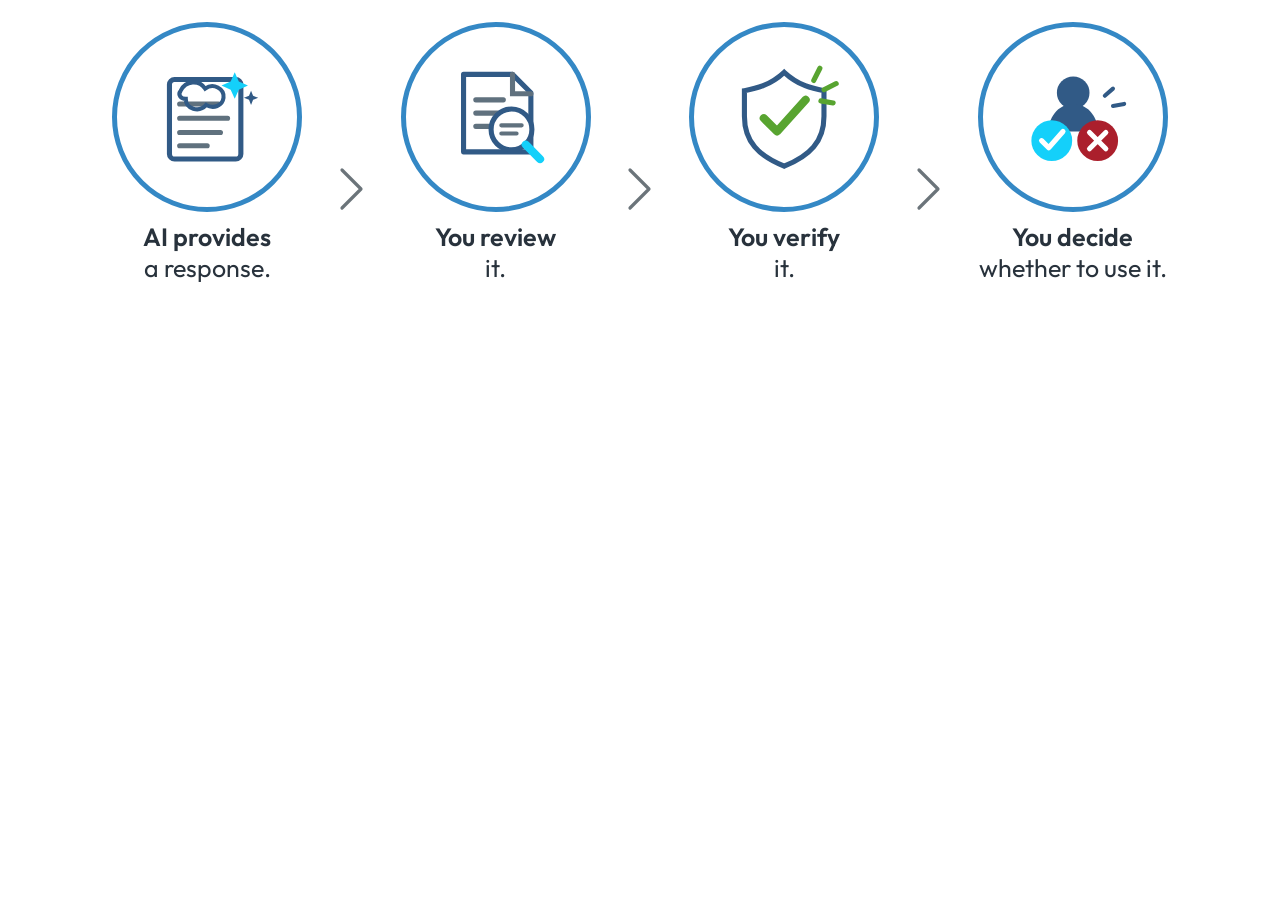
<file: projects/using-ai-responsibly/assets/99e809b5-9a5f-4555-80e3-0265497218d4/index.html>
<!doctype html>
<html lang="en">
<head>
<meta charset="utf-8">
<meta name="viewport" content="width=device-width,initial-scale=1">
<title>Before You Trust - Review Flow</title>
<style>
@import url('https://fonts.googleapis.com/css2?family=Outfit:wght@400;600&display=swap');
:root{
  --navy:#074975;
  --blue:#007ACC;
  --bright:#14D0FA;
  --green:#58A430;
  --red:#AB1F2C;
  --ink:#28323C;
  --muted:#59636d;
}
*{box-sizing:border-box}
html,body{margin:0;background:#fff;color:var(--ink);font-family:Outfit,Arial,sans-serif}
body{padding:22px 18px 18px}
.flow{
  width:min(1100px,100%);
  margin:0 auto;
  display:grid;
  grid-template-columns:minmax(0,1fr) 54px minmax(0,1fr) 54px minmax(0,1fr) 54px minmax(0,1fr);
  align-items:start;
}
.step{text-align:center;min-width:0}
.icon-ring{
  width:clamp(132px,15vw,190px);
  aspect-ratio:1;
  margin:0 auto 12px;
  border:5px solid #3488c5;
  border-radius:50%;
  display:grid;
  place-items:center;
  background:#fff;
}
.icon-ring svg{width:68%;height:68%;overflow:visible}
.copy{font-size:clamp(18px,2vw,25px);line-height:1.08}
.copy strong{display:block;color:var(--ink);font-weight:600}
.copy span{display:block;font-weight:400;margin-top:4px}
.arrow{
  align-self:center;
  height:44px;
  margin-top:calc(clamp(132px,15vw,190px)/2 - 22px);
  display:grid;
  place-items:center;
}
.arrow svg{width:28px;height:44px}
@media(max-width:760px){
  body{padding:18px 14px}
  .flow{
    width:min(430px,100%);
    grid-template-columns:1fr;
    gap:0;
  }
  .icon-ring{width:150px;margin-bottom:10px;border-width:4px}
  .copy{font-size:21px}
  .arrow{
    height:42px;
    margin:7px 0 9px;
    transform:rotate(90deg);
  }
  .arrow svg{width:22px;height:36px}
}
@media(max-width:380px){
  .icon-ring{width:132px}
  .copy{font-size:19px}
}
</style>
</head>
<body>
<main class="flow" aria-label="Review AI-generated content before deciding whether to use it">

  <section class="step">
    <div class="icon-ring" aria-hidden="true">
      <svg viewBox="0 0 120 120">
        <rect x="23" y="23" width="70" height="78" rx="5" fill="none" stroke="#315A86" stroke-width="5"/>
        <path d="M33 47h38M33 61h47M33 75h40M33 88h27" fill="none" stroke="#60717e" stroke-width="5" stroke-linecap="round"/>
        <path d="M34 34c5-10 18-11 24-2 8-6 19 0 18 9-1 8-10 11-17 7-7 8-20 4-20-6-5 0-8-4-5-8z" fill="none" stroke="#315A86" stroke-width="4"/>
        <path d="M87 16l4 9 9 4-9 4-4 9-4-9-9-4 9-4z" fill="#14D0FA"/>
        <path d="M103 34l2 5 5 2-5 2-2 5-2-5-5-2 5-2z" fill="#315A86"/>
      </svg>
    </div>
    <div class="copy"><strong>AI provides</strong><span>a response.</span></div>
  </section>

  <div class="arrow" aria-hidden="true">
    <svg viewBox="0 0 28 44"><path d="M4 3l19 19L4 41" fill="none" stroke="#6B747A" stroke-width="3.2" stroke-linecap="round" stroke-linejoin="round"/></svg>
  </div>

  <section class="step">
    <div class="icon-ring" aria-hidden="true">
      <svg viewBox="0 0 120 120">
        <path d="M28 18h48l18 18v58H28z" fill="none" stroke="#315A86" stroke-width="5" stroke-linejoin="round"/>
        <path d="M76 18v19h18M40 43h27M40 56h25M40 69h18" fill="none" stroke="#60717e" stroke-width="5" stroke-linecap="round"/>
        <circle cx="75" cy="72" r="20" fill="#fff" stroke="#315A86" stroke-width="5"/>
        <path d="M89 87l14 14" stroke="#14D0FA" stroke-width="8" stroke-linecap="round"/>
        <path d="M65 68h20M65 76h15" stroke="#60717e" stroke-width="4" stroke-linecap="round"/>
      </svg>
    </div>
    <div class="copy"><strong>You review</strong><span>it.</span></div>
  </section>

  <div class="arrow" aria-hidden="true">
    <svg viewBox="0 0 28 44"><path d="M4 3l19 19L4 41" fill="none" stroke="#6B747A" stroke-width="3.2" stroke-linecap="round" stroke-linejoin="round"/></svg>
  </div>

  <section class="step">
    <div class="icon-ring" aria-hidden="true">
      <svg viewBox="0 0 120 120">
        <path d="M60 16c14 13 28 16 39 18v25c0 25-14 39-39 49-25-10-39-24-39-49V34c11-2 25-5 39-18z" fill="none" stroke="#315A86" stroke-width="5"/>
        <path d="M40 61l13 13 28-31" fill="none" stroke="#58A430" stroke-width="8" stroke-linecap="round" stroke-linejoin="round"/>
        <path d="M89 24l6-12M99 33l12-6M96 44l12 2" stroke="#58A430" stroke-width="5" stroke-linecap="round"/>
      </svg>
    </div>
    <div class="copy"><strong>You verify</strong><span>it.</span></div>
  </section>

  <div class="arrow" aria-hidden="true">
    <svg viewBox="0 0 28 44"><path d="M4 3l19 19L4 41" fill="none" stroke="#6B747A" stroke-width="3.2" stroke-linecap="round" stroke-linejoin="round"/></svg>
  </div>

  <section class="step">
    <div class="icon-ring" aria-hidden="true">
      <svg viewBox="0 0 120 120">
        <circle cx="60" cy="36" r="16" fill="#315A86"/>
        <path d="M35 74c2-17 12-27 25-27s23 10 25 27" fill="#315A86"/>
        <circle cx="39" cy="83" r="20" fill="#14D0FA"/>
        <path d="M29 83l7 7 14-16" fill="none" stroke="#fff" stroke-width="5" stroke-linecap="round" stroke-linejoin="round"/>
        <circle cx="84" cy="83" r="20" fill="#AB1F2C"/>
        <path d="M76 75l16 16M92 75L76 91" stroke="#fff" stroke-width="5" stroke-linecap="round"/>
        <path d="M91 39l8-7M99 49l11-2" stroke="#315A86" stroke-width="4" stroke-linecap="round"/>
      </svg>
    </div>
    <div class="copy"><strong>You decide</strong><span>whether to use it.</span></div>
  </section>

</main>
</body>
</html>
</file>
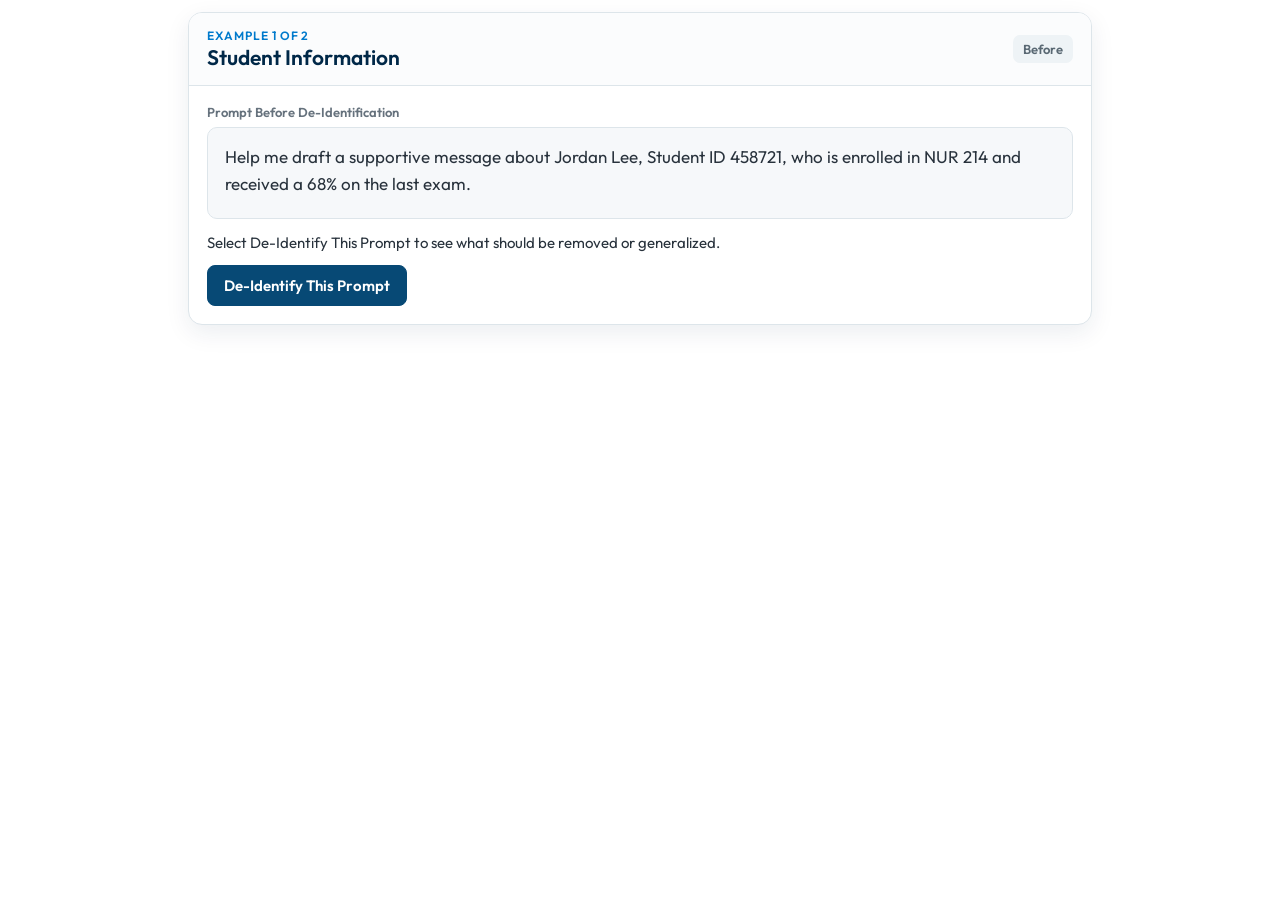
<file: projects/using-ai-responsibly/assets/df67ef4e-f8e9-45fb-8cd3-d8d2016a3bce/index.html>
<!doctype html>
<html lang="en">
<head>
<meta charset="utf-8"><meta name="viewport" content="width=device-width,initial-scale=1">
<title>De-Identification Exercise</title>
<link rel="preconnect" href="https://fonts.googleapis.com"><link rel="preconnect" href="https://fonts.gstatic.com" crossorigin>
<link href="https://fonts.googleapis.com/css2?family=Outfit:wght@400;600&display=swap" rel="stylesheet">
<style>
:root{--deep:#002848;--navy:#074975;--blue:#007ACC;--green:#58A430;--red:#AB1F2C;--ink:#28323C;--muted:#66727D;--line:#DDE5EA;--soft:#F6F8FA;--greensoft:#F2F8EE}
*{box-sizing:border-box}body{margin:0;background:#fff;color:var(--ink);font-family:"Outfit",Arial,sans-serif}.wrap{max-width:940px;margin:auto;padding:12px 18px 18px}
.card{border:1px solid var(--line);border-radius:14px;background:#fff;box-shadow:0 8px 24px rgba(0,40,72,.08);overflow:hidden}
.head{display:flex;justify-content:space-between;align-items:center;gap:16px;padding:15px 18px;border-bottom:1px solid var(--line);background:#FBFCFD}
.kicker{font-size:12px;letter-spacing:.08em;text-transform:uppercase;color:var(--blue);font-weight:600}h2{font-size:21px;line-height:1.2;color:var(--deep);margin:2px 0 0;font-weight:600}
.state{font-size:13px;font-weight:600;color:#596873;background:#EEF3F6;border-radius:7px;padding:6px 10px;white-space:nowrap}.state.after{color:#3E7B20;background:var(--greensoft)}
.screen{padding:18px;animation:fade .2s ease}@keyframes fade{from{opacity:0}to{opacity:1}}
.label{font-size:13px;font-weight:600;color:var(--muted);margin-bottom:7px}.prompt{border:1px solid var(--line);background:var(--soft);border-radius:10px;padding:16px 17px;font-size:17px;line-height:1.58;min-height:92px}
.instruction{margin:14px 0 9px;font-size:15px;font-weight:400;color:var(--ink)}
.markup{border:1px solid #E6D0D1;background:#FFF9F9;border-radius:10px;padding:16px 17px;font-size:17px;line-height:1.65;min-height:92px}
.scrub{background:#FFE3E4;color:#841D24;border-radius:4px;padding:0 3px;text-decoration:line-through;text-decoration-thickness:2px}.replace{background:#EAF5E4;color:#3F7C20;border-radius:4px;padding:0 3px;font-weight:600}.removed{color:#8B3A3F;font-size:13px;font-weight:600;margin-left:3px}
.note{font-size:14px;line-height:1.48;color:#5D6B75;margin:10px 0 0}.actions{display:flex;justify-content:flex-start;align-items:center;gap:10px;margin-top:13px;flex-wrap:wrap}.nav{display:flex;justify-content:space-between;align-items:center;gap:12px;margin-top:15px;padding-top:14px;border-top:1px solid var(--line)}
.primary,.secondary{font-family:"Outfit";font-weight:600;border-radius:8px;cursor:pointer;transition:.18s}.primary{background:var(--navy);border:1px solid var(--navy);color:#fff;padding:10px 16px;font-size:15px}.primary:hover{background:var(--blue);border-color:var(--blue)}.secondary{background:#fff;border:1px solid #AEBCC6;color:var(--navy);padding:8px 12px;font-size:14px}.secondary:hover{border-color:var(--blue);background:#F4FAFF}
.overlay{position:fixed;inset:0;background:rgba(0,40,72,.52);display:none;align-items:center;justify-content:center;padding:20px;z-index:20}.overlay.show{display:flex;animation:fade .2s ease}.modal{width:min(540px,100%);background:#fff;border-radius:16px;box-shadow:0 20px 60px rgba(0,0,0,.22);padding:26px;position:relative}.check{width:42px;height:42px;border-radius:50%;display:grid;place-items:center;background:var(--greensoft);color:var(--green);font-size:24px;font-weight:600;margin-bottom:12px}.modal h3{font-size:24px;color:var(--deep);margin:0 0 8px}.modal p{font-size:16px;line-height:1.5;margin:0}.modal .nextmsg{margin-top:10px;font-weight:600;color:var(--navy)}.close{position:absolute;right:14px;top:12px;border:0;background:transparent;color:#66727D;font-size:25px;cursor:pointer}.close:hover{color:var(--blue)}
@media(max-width:650px){.wrap{padding:8px 12px 14px}.head{align-items:flex-start}.screen{padding:15px}h2{font-size:19px}.prompt,.markup{font-size:16px}.nav{align-items:flex-end}}
</style></head>
<body>
<div class="wrap"><section class="card">
<div class="head"><div><div class="kicker" id="kicker"></div><h2 id="title"></h2></div><div class="state" id="state"></div></div>
<div class="screen" id="screen"></div>
</section></div>

<div class="overlay" id="overlay" role="dialog" aria-modal="true">
 <div class="modal"><button class="close" id="closeModal" aria-label="Close">×</button><div class="check">✓</div>
 <h3>Exercise Complete</h3>
 <p>You have seen how identifying details can be removed or generalized while keeping the information needed for the task.</p>
 <p class="nextmsg">Select Continue below to apply the Three Checks to a workplace scenario.</p>
 <div class="actions"><button class="secondary" id="restartExercise">Start Over</button></div>
 </div>
</div>

<script>
const examples=[
{title:"Student Information",
 original:"Help me draft a supportive message about Jordan Lee, Student ID 458721, who is enrolled in NUR 214 and received a 68% on the last exam.",
 marked:'Help me draft a supportive message about <span class="scrub">Jordan Lee</span> <span class="replace">a student</span>, <span class="scrub">Student ID 458721</span> <span class="removed">[remove]</span>, who is enrolled in <span class="scrub">NUR 214</span> <span class="replace">a nursing course</span> and received a <span class="scrub">68%</span> <span class="replace">below-passing score</span> on the last exam.',
 after:"Help me draft a supportive message about a student in a nursing course who received a below-passing score on a recent exam.",
 changeNote:"The name and student ID are removed. The course and exact score are generalized so the prompt keeps only what is needed for the task.",
 afterNote:"The task can still be completed without identifying the student."},
{title:"Employee Information",
 original:"Summarize the staffing impact of Maria Lopez, Regional Director of Operations in Phoenix, taking medical leave beginning October 12.",
 marked:'Summarize the staffing impact of <span class="scrub">Maria Lopez</span> <span class="replace">an employee</span>, <span class="scrub">Regional Director of Operations</span> <span class="removed">[remove]</span> in <span class="scrub">Phoenix</span> <span class="removed">[remove]</span>, taking <span class="scrub">medical leave beginning October 12</span> <span class="replace">an approved leave of absence</span>.',
 after:"Summarize the potential staffing impact of an employee taking an approved leave of absence.",
 changeNote:"The name, specific role, location, medical detail, and exact date are removed or generalized while preserving the business need.",
 afterNote:"The prompt keeps the staffing question without identifying the employee or sharing unnecessary personal details."}
];
let current=0,stage=0,riseSent=false;
const $=id=>document.getElementById(id);

function render(){
 const e=examples[current];
 $("kicker").textContent=`Example ${current+1} of 2`;
 $("title").textContent=e.title;
 $("state").classList.remove("after");
 if(stage===0){
  $("state").textContent="Before";
  $("screen").innerHTML=`
   <div class="label">Prompt Before De-Identification</div>
   <div class="prompt">${e.original}</div>
   <p class="instruction">Select De-Identify This Prompt to see what should be removed or generalized.</p>
   <div class="actions"><button class="primary" onclick="goStage(1)">De-Identify This Prompt</button></div>`;
 }else if(stage===1){
  $("state").textContent="De-Identifying";
  $("screen").innerHTML=`
   <div class="label">What Changes</div>
   <div class="markup">${e.marked}</div>
   <p class="note">${e.changeNote}</p>
   <div class="nav"><button class="secondary" onclick="restartCurrent()">Start Over</button><button class="primary" onclick="goStage(2)">View the New Prompt</button></div>`;
 }else{
  $("state").textContent="After"; $("state").classList.add("after");
  const next=current===0
   ? `<button class="primary" onclick="nextExample()">Next: Employee Information →</button>`
   : `<button class="primary" onclick="showComplete()">Complete Exercise</button>`;
  $("screen").innerHTML=`
   <div class="label">Prompt After De-Identification</div>
   <div class="prompt">${e.after}</div>
   <p class="note">${e.afterNote}</p>
   <div class="nav"><button class="secondary" onclick="restartCurrent()">Start Over</button>${next}</div>`;
 }
}
function goStage(n){stage=n;render()}
function restartCurrent(){stage=0;render()}
function nextExample(){current=1;stage=0;render()}
function showComplete(){
 $("overlay").classList.add("show");
 if(!riseSent){riseSent=true;setTimeout(()=>window.parent.postMessage({type:"complete"},"*"),400)}
}
$("closeModal").onclick=()=>$("overlay").classList.remove("show");
$("restartExercise").onclick=()=>{$("overlay").classList.remove("show");current=0;stage=0;render()};
render();
</script></body></html>
</file>
